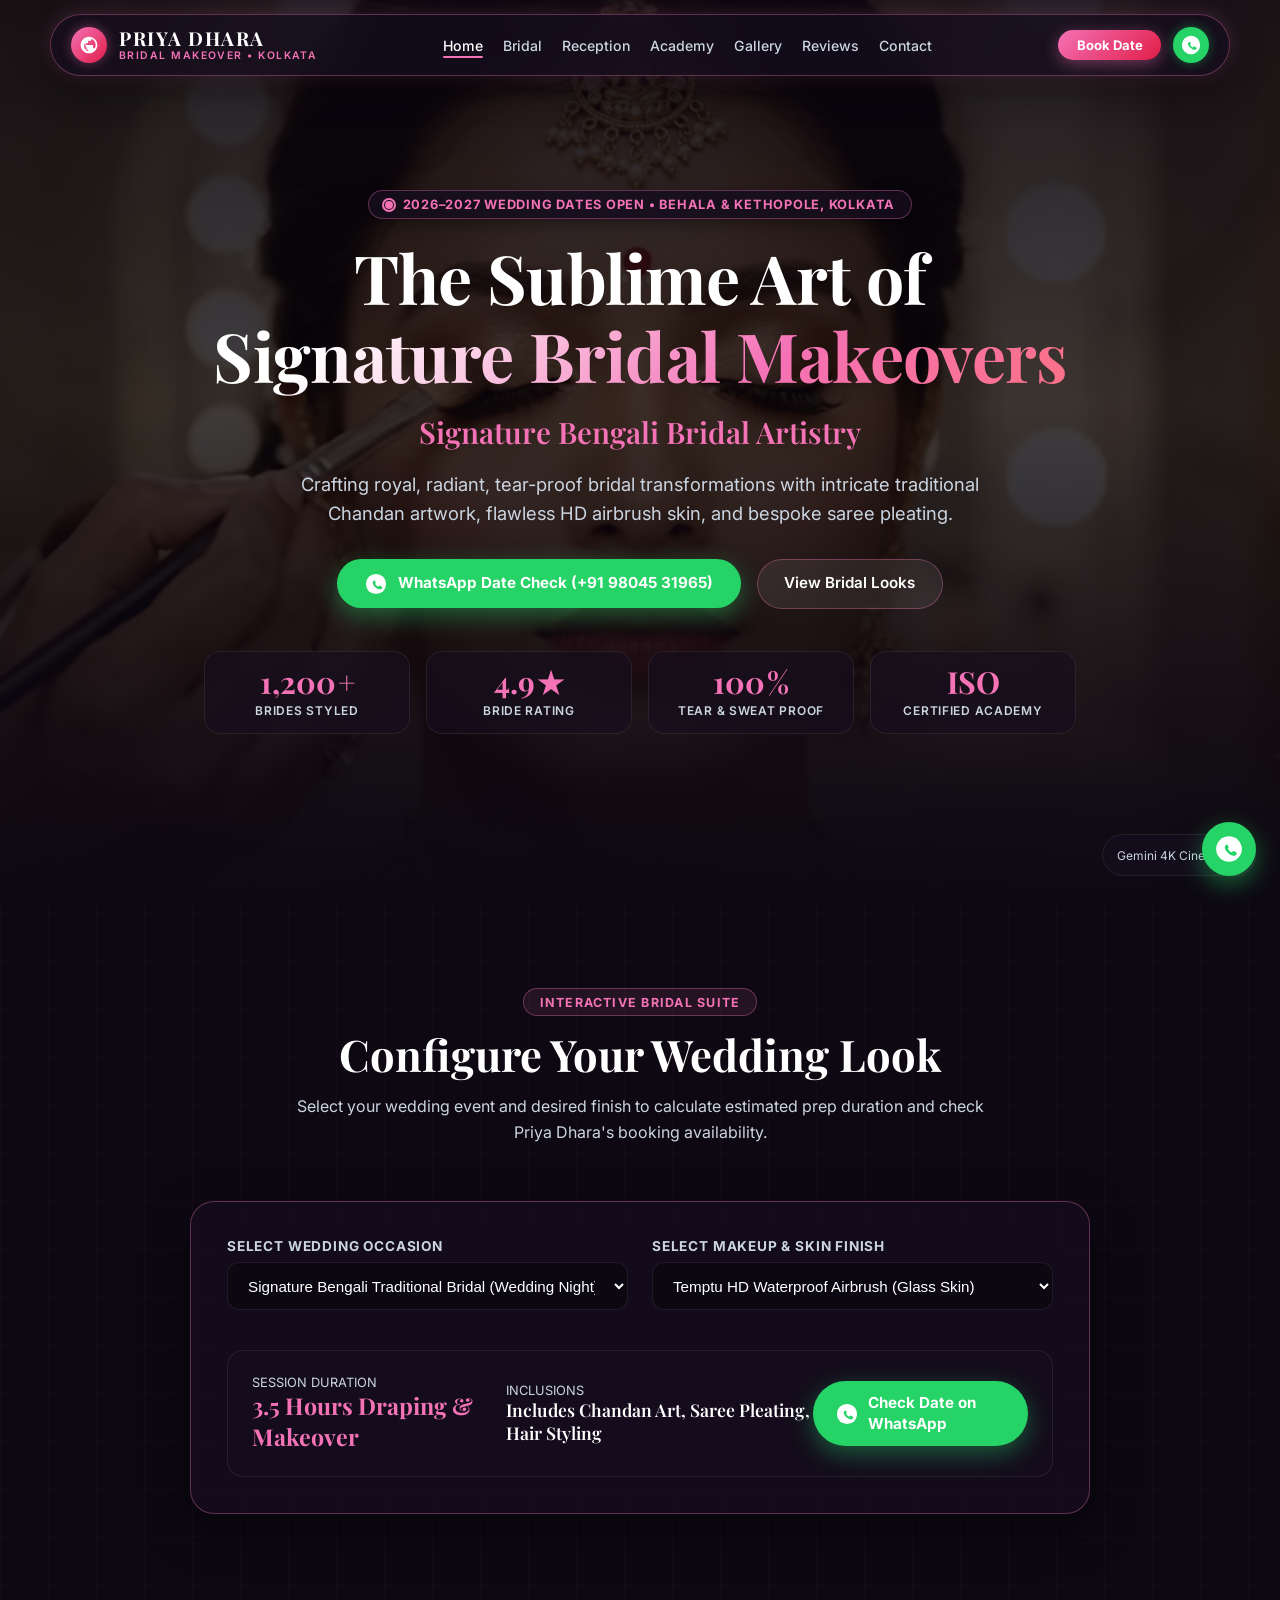
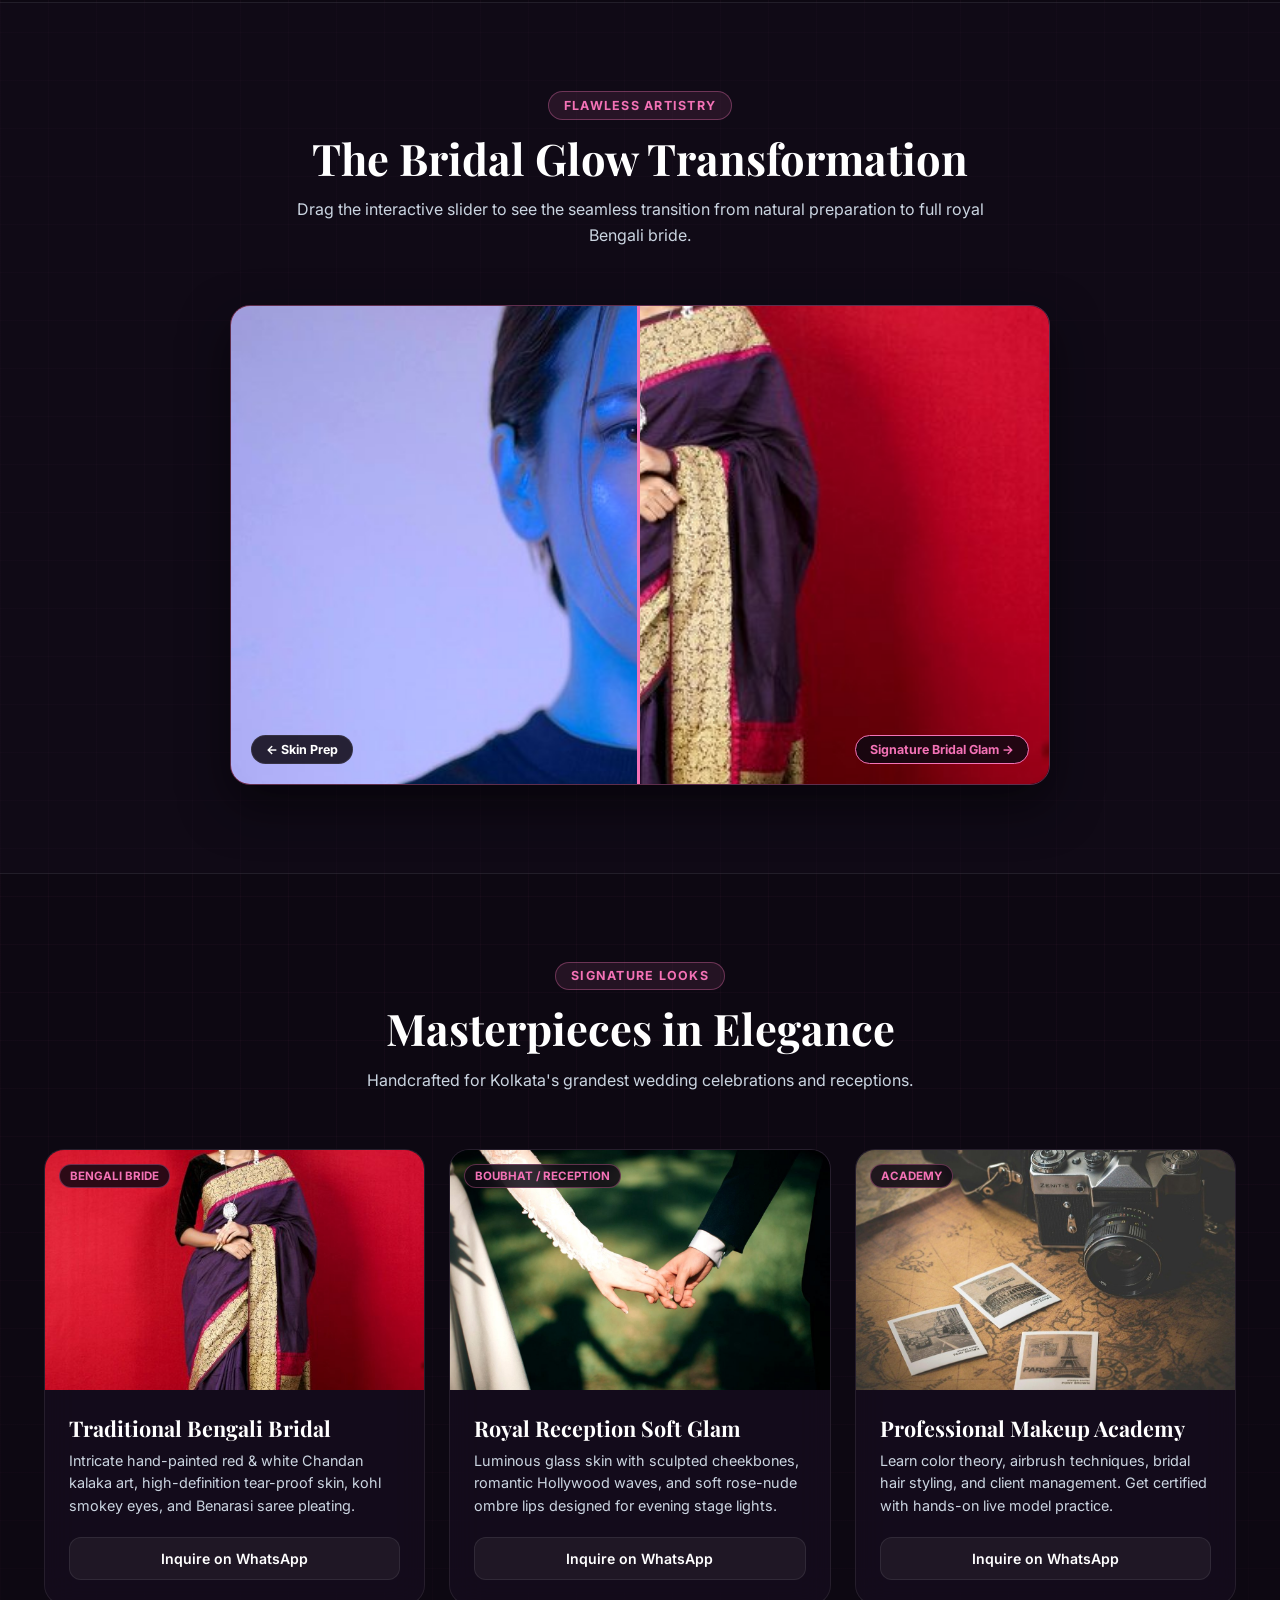
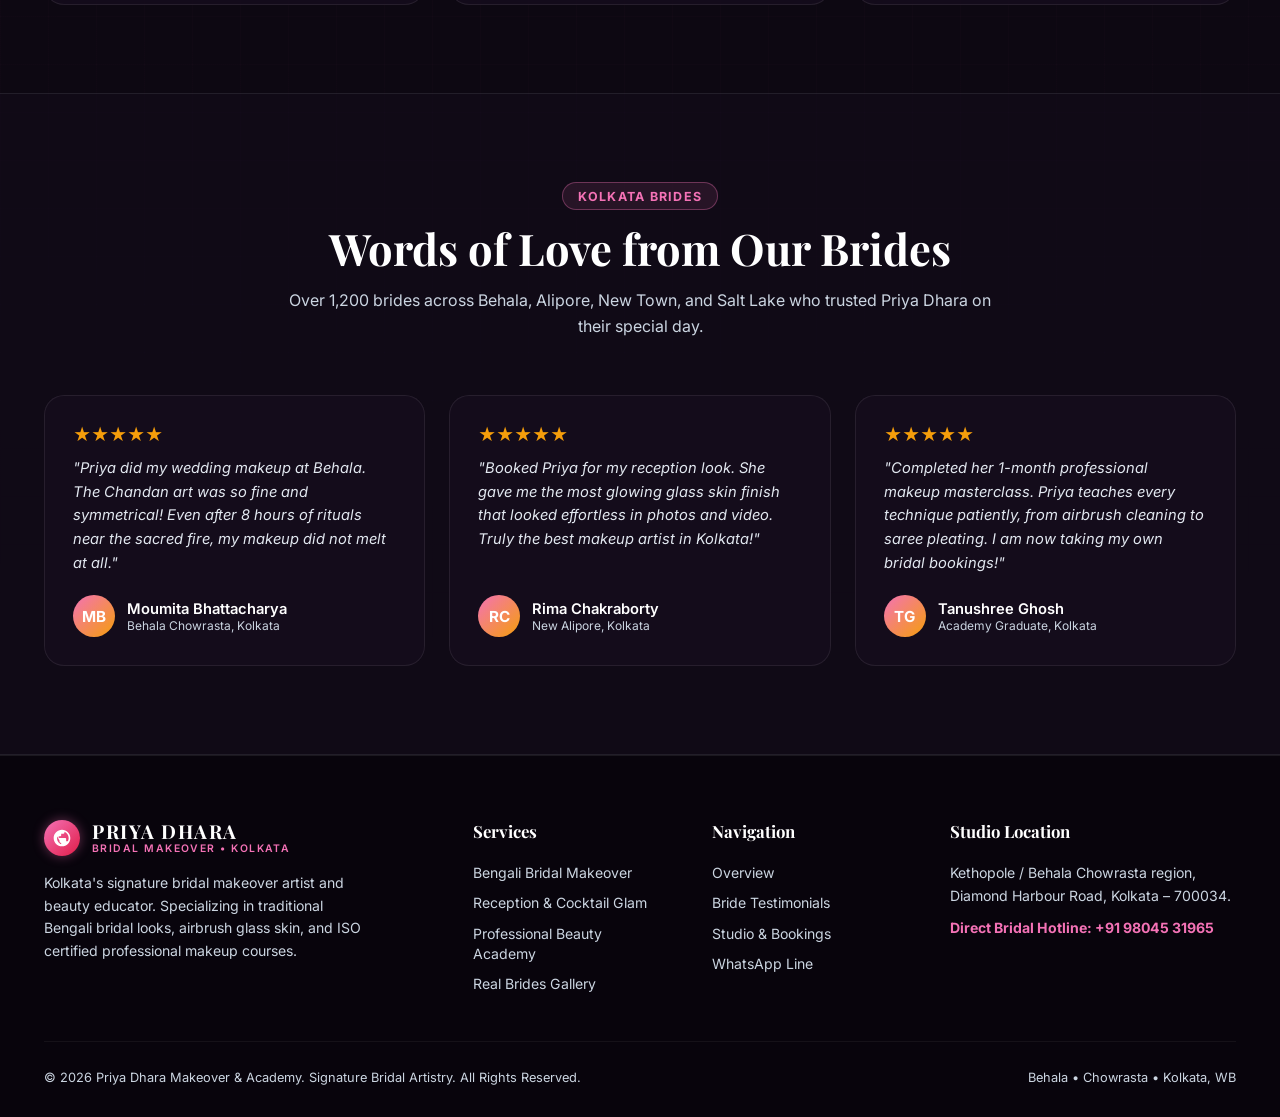
<file: index.html>
<!DOCTYPE html>
<html lang="en">
<head>
  <meta charset="UTF-8">
  <meta name="viewport" content="width=device-width, initial-scale=1.0">
  <title>Priya Dhara — Professional Bridal Makeup Artist &amp; Academy Kolkata</title>
  <meta name="description" content="Signature Bengali bridal makeovers, HD airbrush glass skin, intricate Chandan art, and professional beautician courses by Priya Dhara in Behala, Kolkata.">
  <link rel="icon" type="image/svg+xml" href="assets/images/favicon.svg">
  <link rel="apple-touch-icon" href="assets/images/apple-touch-icon.png">
  <link rel="preconnect" href="https://fonts.googleapis.com">
  <link rel="preconnect" href="https://fonts.gstatic.com" crossorigin>
  <link href="https://fonts.googleapis.com/css2?family=Playfair+Display:ital,wght@0,600;0,700;0,800;1,600&family=Inter:wght@300;400;500;600;700&display=swap" rel="stylesheet">
  <link rel="stylesheet" href="assets/css/style.css">
</head>
<body>
  <div class="ambient-glow-wrapper">
    <div class="ambient-orb orb-1"></div>
    <div class="ambient-orb orb-2"></div>
    <div class="ambient-orb orb-3"></div>
  </div>
  <div class="tech-grid-overlay"></div>

  <!-- TheDivine Floating Pill Navbar -->
  <header class="the-divine-nav">
    <a href="index.html" class="brand-wrapper">
      <div class="brand-emblem">
        <svg viewBox="0 0 24 24"><path d="M12 2C6.48 2 2 6.48 2 12s4.48 10 10 10 10-4.48 10-10S17.52 2 12 2zm1 17.93c-3.95-.49-7-3.85-7-7.93 0-.62.08-1.21.21-1.79L9 15v1c0 1.1.9 2 2 2v1.93zm6.9-2.54c-.26-.81-1-1.39-1.9-1.39h-1v-3c0-.55-.45-1-1-1H8v-2h2c.55 0 1-.45 1-1V7h2c1.1 0 2-.9 2-2v-.41c2.93 1.19 5 4.06 5 7.41 0 2.08-.8 3.97-2.1 5.39z"/></svg>
      </div>
      <div class="brand-text">
        <span class="brand-name">PRIYA DHARA</span>
        <span class="brand-sub">BRIDAL MAKEOVER &bull; KOLKATA</span>
      </div>
    </a>

    <ul class="nav-links">
      <li><a href="index.html" class="active">Home</a></li>
        <li><a href="bridal.html">Bridal</a></li>
        <li><a href="reception.html">Reception</a></li>
        <li><a href="academy.html">Academy</a></li>
        <li><a href="gallery.html">Gallery</a></li>
        <li><a href="reviews.html">Reviews</a></li>
        <li><a href="contact.html">Contact</a></li>
        
    </ul>

    <div class="nav-cta-wrapper">
      <a href="https://wa.me/919804531965?text=Hello%20Priya%20Dhara%20Studio!%20I%20would%20like%20to%20inquire%20about%20bridal%20makeup%20booking." class="btn-cta-pill">
        Book Date
      </a>
      <a href="https://wa.me/919804531965" class="btn-nav-wa" aria-label="Chat on WhatsApp">
        <svg class="wa-icon-dual" viewBox="0 0 24 24" width="20" height="20">
          <circle cx="12" cy="12" r="11" fill="#FFFFFF"/>
          <path d="M17.5 14.4c-.2-.1-1.3-.6-1.5-.7-.2-.1-.4-.1-.5.1-.2.2-.6.7-.8.9-.1.1-.3.2-.5.1-.2-.1-.9-.3-1.8-1.1-.7-.6-1.1-1.3-1.3-1.6-.1-.2 0-.4.1-.5.1-.1.2-.3.3-.4.1-.1.1-.2.2-.3.1-.1 0-.3 0-.4-.1-.1-.5-1.3-.7-1.8-.2-.5-.4-.4-.5-.4h-.5c-.2 0-.5.1-.7.3-.2.3-.9.9-.9 2.1 0 1.2.9 2.4 1 2.6.1.1 1.8 2.7 4.3 3.8.6.3 1.1.4 1.4.5.6.2 1.2.2 1.7.1.5-.1 1.5-.6 1.7-1.2.2-.6.2-1.1.1-1.2-.1-.1-.2-.2-.4-.3z" fill="#25D366"/>
        </svg>
      </a>
      <button class="hamburger-btn" id="hamburgerBtn" aria-label="Toggle Navigation">
        <svg width="22" height="22" viewBox="0 0 24 24" fill="none" stroke="currentColor" stroke-width="2"><path d="M3 12h18M3 6h18M3 18h18"/></svg>
      </button>
    </div>
  </header>

  <!-- Mobile Drawer -->
  <div class="mobile-nav-drawer" id="mobileDrawer">
    <ul class="mobile-drawer-links">
      <li><a href="index.html" class="active">Home</a></li>
        <li><a href="bridal.html">Bridal</a></li>
        <li><a href="reception.html">Reception</a></li>
        <li><a href="academy.html">Academy</a></li>
        <li><a href="gallery.html">Gallery</a></li>
        <li><a href="reviews.html">Reviews</a></li>
        <li><a href="contact.html">Contact</a></li>
        
    </ul>
    <a href="https://wa.me/919804531965?text=Hello%20Priya%20Dhara!%20I%20would%20like%20to%20check%20wedding%20dates." class="btn-hero-primary" style="margin-top: 1rem;">
      <svg class="wa-icon-dual" viewBox="0 0 24 24">
        <circle cx="12" cy="12" r="11" fill="#FFFFFF"/>
        <path d="M17.5 14.4c-.2-.1-1.3-.6-1.5-.7-.2-.1-.4-.1-.5.1-.2.2-.6.7-.8.9-.1.1-.3.2-.5.1-.2-.1-.9-.3-1.8-1.1-.7-.6-1.1-1.3-1.3-1.6-.1-.2 0-.4.1-.5.1-.1.2-.3.3-.4.1-.1.1-.2.2-.3.1-.1 0-.3 0-.4-.1-.1-.5-1.3-.7-1.8-.2-.5-.4-.4-.5-.4h-.5c-.2 0-.5.1-.7.3-.2.3-.9.9-.9 2.1 0 1.2.9 2.4 1 2.6.1.1 1.8 2.7 4.3 3.8.6.3 1.1.4 1.4.5.6.2 1.2.2 1.7.1.5-.1 1.5-.6 1.7-1.2.2-.6.2-1.1.1-1.2-.1-.1-.2-.2-.4-.3z" fill="#25D366"/>
      </svg>
      <span>Instant WhatsApp Date Check</span>
    </a>
  </div>

  <!-- Hero Section with 16:9 Video & Fold-Proof Telemetry -->
  <section class="hero-section">
    <div class="hero-video-container">
      <video id="heroVideo" class="hero-video" autoplay loop muted playsinline poster="assets/images/hero-poster.jpg">
        <source src="assets/videos/hero.mp4" type="video/mp4">
      </video>
      <div class="hero-gradient-overlay"></div>
    </div>

    <div class="container hero-content">
      <div class="hero-badge">
        <span class="live-beacon"></span>
        <span>2026&ndash;2027 WEDDING DATES OPEN &bull; BEHALA &amp; KETHOPOLE, KOLKATA</span>
      </div>

      <h1 class="hero-title">
        The Sublime Art of <br><span class="gradient-text">Signature Bridal Makeovers</span>
      </h1>

      <div class="hero-typewriter-container">
        <span id="heroTypewriter"></span>
      </div>

      <p class="hero-lead">
        Crafting royal, radiant, tear-proof bridal transformations with intricate traditional Chandan artwork, flawless HD airbrush skin, and bespoke saree pleating.
      </p>

      <div class="hero-cta-group">
        <a href="https://wa.me/919804531965?text=Hello%20Priya%20Dhara!%20I%20would%20like%20to%20check%20availability%20for%20my%20wedding%20date." class="btn-hero-primary">
          <svg class="wa-icon-dual" viewBox="0 0 24 24">
            <circle cx="12" cy="12" r="11" fill="#FFFFFF"/>
            <path d="M17.5 14.4c-.2-.1-1.3-.6-1.5-.7-.2-.1-.4-.1-.5.1-.2.2-.6.7-.8.9-.1.1-.3.2-.5.1-.2-.1-.9-.3-1.8-1.1-.7-.6-1.1-1.3-1.3-1.6-.1-.2 0-.4.1-.5.1-.1.2-.3.3-.4.1-.1.1-.2.2-.3.1-.1 0-.3 0-.4-.1-.1-.5-1.3-.7-1.8-.2-.5-.4-.4-.5-.4h-.5c-.2 0-.5.1-.7.3-.2.3-.9.9-.9 2.1 0 1.2.9 2.4 1 2.6.1.1 1.8 2.7 4.3 3.8.6.3 1.1.4 1.4.5.6.2 1.2.2 1.7.1.5-.1 1.5-.6 1.7-1.2.2-.6.2-1.1.1-1.2-.1-.1-.2-.2-.4-.3z" fill="#25D366"/>
          </svg>
          <span>WhatsApp Date Check (+91 98045 31965)</span>
        </a>
        <a href="bridal.html" class="btn-hero-secondary">
          <span>View Bridal Looks</span>
        </a>
      </div>

      <!-- Telemetry Stats Grid (Guaranteed Above 844px Fold) -->
      <div class="hero-telemetry-grid">
        <div class="hero-stat-card">
          <div class="stat-number">1,200<span>+</span></div>
          <div class="stat-label">Brides Styled</div>
        </div>
        <div class="hero-stat-card">
          <div class="stat-number">4.9<span>★</span></div>
          <div class="stat-label">Bride Rating</div>
        </div>
        <div class="hero-stat-card">
          <div class="stat-number">100<span>%</span></div>
          <div class="stat-label">Tear &amp; Sweat Proof</div>
        </div>
        <div class="hero-stat-card">
          <div class="stat-number">ISO</div>
          <div class="stat-label">Certified Academy</div>
        </div>
      </div>
    </div>

    <!-- Video Play/Pause -->
    <div class="video-control-pill">
      <span>Gemini 4K Cine</span>
      <button class="video-control-btn" id="vidToggle" aria-label="Toggle Video">
        <svg width="18" height="18" fill="currentColor" viewBox="0 0 24 24"><path d="M6 19h4V5H6v14zm8-14v14h4V5h-4z"/></svg>
      </button>
    </div>
  </section>

  <!-- Interactive Bridal Package & Date Estimator -->
  <section class="section">
    <div class="container">
      <div class="section-header">
        <span class="section-pill">Interactive Bridal Suite</span>
        <h2 class="section-title">Configure Your Wedding Look</h2>
        <p class="section-desc">Select your wedding event and desired finish to calculate estimated prep duration and check Priya Dhara's booking availability.</p>
      </div>

      <div class="estimator-card">
        <div class="estimator-grid">
          <div class="estimator-group">
            <label for="bridalPackage">Select Wedding Occasion</label>
            <select id="bridalPackage" class="estimator-select">
              <option value="Signature Bengali Traditional Bridal">Signature Bengali Traditional Bridal (Wedding Night)</option>
              <option value="Royal Reception Soft Glam &amp; Waves">Royal Reception Soft Glam &amp; Waves</option>
              <option value="Complete 3-Day Wedding Package (Haldi + Biyé + Boubhat)">Complete 3-Day Wedding Package (Haldi + Biyé + Boubhat)</option>
              <option value="Professional Makeup Academy Certification">Professional Makeup Academy Certification (1 Month)</option>
            </select>
          </div>

          <div class="estimator-group">
            <label for="skinFinish">Select Makeup &amp; Skin Finish</label>
            <select id="skinFinish" class="estimator-select">
              <option value="Temptu HD Waterproof Airbrush (Glass Skin)">Temptu HD Waterproof Airbrush (Glass Skin)</option>
              <option value="Ultra-HD Luminous Dewy Finish">Ultra-HD Luminous Dewy Finish</option>
              <option value="Classical Velvet Matte Full-Coverage">Classical Velvet Matte Full-Coverage</option>
            </select>
          </div>

          <div class="estimator-output-panel">
            <div>
              <div style="font-size: 0.8rem; color: var(--text-muted); text-transform: uppercase;">Session Duration</div>
              <div id="estTime" style="font-family: var(--font-serif); font-size: 1.45rem; font-weight: 700; color: var(--rose-gold);">3.5 Hours Draping &amp; Makeover</div>
            </div>
            <div>
              <div style="font-size: 0.8rem; color: var(--text-muted); text-transform: uppercase;">Inclusions</div>
              <div id="estInclusions" style="font-family: var(--font-serif); font-size: 1.1rem; font-weight: 600; color: #FFFFFF;">Includes Chandan Art, Saree Pleating, Hair Styling</div>
            </div>
            <a href="#" id="bridalWaBtn" class="btn-hero-primary" style="padding: 0.75rem 1.4rem;">
              <svg class="wa-icon-dual" viewBox="0 0 24 24">
                <circle cx="12" cy="12" r="11" fill="#FFFFFF"/>
                <path d="M17.5 14.4c-.2-.1-1.3-.6-1.5-.7-.2-.1-.4-.1-.5.1-.2.2-.6.7-.8.9-.1.1-.3.2-.5.1-.2-.1-.9-.3-1.8-1.1-.7-.6-1.1-1.3-1.3-1.6-.1-.2 0-.4.1-.5.1-.1.2-.3.3-.4.1-.1.1-.2.2-.3.1-.1 0-.3 0-.4-.1-.1-.5-1.3-.7-1.8-.2-.5-.4-.4-.5-.4h-.5c-.2 0-.5.1-.7.3-.2.3-.9.9-.9 2.1 0 1.2.9 2.4 1 2.6.1.1 1.8 2.7 4.3 3.8.6.3 1.1.4 1.4.5.6.2 1.2.2 1.7.1.5-.1 1.5-.6 1.7-1.2.2-.6.2-1.1.1-1.2-.1-.1-.2-.2-.4-.3z" fill="#25D366"/>
              </svg>
              <span>Check Date on WhatsApp</span>
            </a>
          </div>
        </div>
      </div>
    </div>
  </section>

  <!-- Before & After Transformation Slider -->
  <section class="section-alt">
    <div class="container">
      <div class="section-header">
        <span class="section-pill">Flawless Artistry</span>
        <h2 class="section-title">The Bridal Glow Transformation</h2>
        <p class="section-desc">Drag the interactive slider to see the seamless transition from natural preparation to full royal Bengali bride.</p>
      </div>

      <div class="ba-slider-container">
        <!-- After image (base) -->
        <img src="assets/images/bengali_bridal_signature.jpg" alt="Signature Bengali Bridal Look" class="ba-image">
        <!-- Before image (overlay) -->
        <div class="ba-overlay" id="baOverlay">
          <img src="assets/images/airbrush_hd_finish.jpg" alt="Natural Skin Prep">
        </div>
        <input type="range" min="0" max="100" value="50" class="ba-range" id="baRange" aria-label="Transformation slider">
        <div class="ba-badge ba-badge-before">&larr; Skin Prep</div>
        <div class="ba-badge ba-badge-after">Signature Bridal Glam &rarr;</div>
      </div>
    </div>
  </section>

  <!-- Signature Collections Bento Grid -->
  <section class="section">
    <div class="container">
      <div class="section-header">
        <span class="section-pill">Signature Looks</span>
        <h2 class="section-title">Masterpieces in Elegance</h2>
        <p class="section-desc">Handcrafted for Kolkata's grandest wedding celebrations and receptions.</p>
      </div>

      <div class="bento-grid">
        <div class="bento-card">
          <div class="card-media">
            <img src="assets/images/bengali_bridal_signature.jpg" alt="Traditional Bengali Bridal" loading="lazy">
            <span class="card-tag">Bengali Bride</span>
          </div>
          <div class="card-body">
            <h3 class="card-title">Traditional Bengali Bridal</h3>
            <p class="card-text">Intricate hand-painted red &amp; white Chandan kalaka art, high-definition tear-proof skin, kohl smokey eyes, and Benarasi saree pleating.</p>
            <a href="https://wa.me/919804531965?text=Inquiry%20about%20Traditional%20Bengali%20Bridal" class="btn-card-inquire">Inquire on WhatsApp</a>
          </div>
        </div>

        <div class="bento-card">
          <div class="card-media">
            <img src="assets/images/reception_glam_portrait.jpg" alt="Reception Glam" loading="lazy">
            <span class="card-tag">Boubhat / Reception</span>
          </div>
          <div class="card-body">
            <h3 class="card-title">Royal Reception Soft Glam</h3>
            <p class="card-text">Luminous glass skin with sculpted cheekbones, romantic Hollywood waves, and soft rose-nude ombre lips designed for evening stage lights.</p>
            <a href="https://wa.me/919804531965?text=Inquiry%20about%20Reception%20Soft%20Glam" class="btn-card-inquire">Inquire on WhatsApp</a>
          </div>
        </div>

        <div class="bento-card">
          <div class="card-media">
            <img src="assets/images/academy_masterclass_training.jpg" alt="Beauty Academy" loading="lazy">
            <span class="card-tag">Academy</span>
          </div>
          <div class="card-body">
            <h3 class="card-title">Professional Makeup Academy</h3>
            <p class="card-text">Learn color theory, airbrush techniques, bridal hair styling, and client management. Get certified with hands-on live model practice.</p>
            <a href="https://wa.me/919804531965?text=Inquiry%20about%20Academy%20Course%20Admission" class="btn-card-inquire">Inquire on WhatsApp</a>
          </div>
        </div>
      </div>
    </div>
  </section>

  <!-- Bride Reviews -->
  <section class="section-alt">
    <div class="container">
      <div class="section-header">
        <span class="section-pill">Kolkata Brides</span>
        <h2 class="section-title">Words of Love from Our Brides</h2>
        <p class="section-desc">Over 1,200 brides across Behala, Alipore, New Town, and Salt Lake who trusted Priya Dhara on their special day.</p>
      </div>

      <div class="reviews-grid">
        <div class="review-card">
          <div>
            <div class="review-stars">&#9733;&#9733;&#9733;&#9733;&#9733;</div>
            <p class="review-quote">"Priya did my wedding makeup at Behala. The Chandan art was so fine and symmetrical! Even after 8 hours of rituals near the sacred fire, my makeup did not melt at all."</p>
          </div>
          <div class="reviewer-meta">
            <div class="reviewer-avatar">MB</div>
            <div>
              <div class="reviewer-name">Moumita Bhattacharya</div>
              <div class="reviewer-loc">Behala Chowrasta, Kolkata</div>
            </div>
          </div>
        </div>

        <div class="review-card">
          <div>
            <div class="review-stars">&#9733;&#9733;&#9733;&#9733;&#9733;</div>
            <p class="review-quote">"Booked Priya for my reception look. She gave me the most glowing glass skin finish that looked effortless in photos and video. Truly the best makeup artist in Kolkata!"</p>
          </div>
          <div class="reviewer-meta">
            <div class="reviewer-avatar">RC</div>
            <div>
              <div class="reviewer-name">Rima Chakraborty</div>
              <div class="reviewer-loc">New Alipore, Kolkata</div>
            </div>
          </div>
        </div>

        <div class="review-card">
          <div>
            <div class="review-stars">&#9733;&#9733;&#9733;&#9733;&#9733;</div>
            <p class="review-quote">"Completed her 1-month professional makeup masterclass. Priya teaches every technique patiently, from airbrush cleaning to saree pleating. I am now taking my own bridal bookings!"</p>
          </div>
          <div class="reviewer-meta">
            <div class="reviewer-avatar">TG</div>
            <div>
              <div class="reviewer-name">Tanushree Ghosh</div>
              <div class="reviewer-loc">Academy Graduate, Kolkata</div>
            </div>
          </div>
        </div>
      </div>
    </div>
  </section>

  <!-- Footer -->
  <footer class="site-footer">
    <div class="container">
      <div class="footer-grid">
        <div class="footer-brand">
          <div class="brand-wrapper">
            <div class="brand-emblem">
              <svg viewBox="0 0 24 24"><path d="M12 2C6.48 2 2 6.48 2 12s4.48 10 10 10 10-4.48 10-10S17.52 2 12 2zm1 17.93c-3.95-.49-7-3.85-7-7.93 0-.62.08-1.21.21-1.79L9 15v1c0 1.1.9 2 2 2v1.93zm6.9-2.54c-.26-.81-1-1.39-1.9-1.39h-1v-3c0-.55-.45-1-1-1H8v-2h2c.55 0 1-.45 1-1V7h2c1.1 0 2-.9 2-2v-.41c2.93 1.19 5 4.06 5 7.41 0 2.08-.8 3.97-2.1 5.39z"/></svg>
            </div>
            <div class="brand-text">
              <span class="brand-name">PRIYA DHARA</span>
              <span class="brand-sub">BRIDAL MAKEOVER &bull; KOLKATA</span>
            </div>
          </div>
          <p>Kolkata's signature bridal makeover artist and beauty educator. Specializing in traditional Bengali bridal looks, airbrush glass skin, and ISO certified professional makeup courses.</p>
        </div>
        <div>
          <h4 class="footer-heading">Services</h4>
          <ul class="footer-links">
            <li><a href="bridal.html">Bengali Bridal Makeover</a></li>
            <li><a href="reception.html">Reception &amp; Cocktail Glam</a></li>
            <li><a href="academy.html">Professional Beauty Academy</a></li>
            <li><a href="gallery.html">Real Brides Gallery</a></li>
          </ul>
        </div>
        <div>
          <h4 class="footer-heading">Navigation</h4>
          <ul class="footer-links">
            <li><a href="index.html">Overview</a></li>
            <li><a href="reviews.html">Bride Testimonials</a></li>
            <li><a href="contact.html">Studio &amp; Bookings</a></li>
            <li><a href="https://wa.me/919804531965">WhatsApp Line</a></li>
          </ul>
        </div>
        <div>
          <h4 class="footer-heading">Studio Location</h4>
          <p style="color: var(--text-muted); font-size: 0.88rem; line-height: 1.6; margin-bottom: 0.75rem;">
            Kethopole / Behala Chowrasta region, Diamond Harbour Road, Kolkata &ndash; 700034.
          </p>
          <p style="color: var(--rose-gold); font-size: 0.88rem; font-weight: 700;">
            Direct Bridal Hotline: +91 98045 31965
          </p>
        </div>
      </div>
      <div class="footer-bottom">
        <div>&copy; 2026 Priya Dhara Makeover &amp; Academy. Signature Bridal Artistry. All Rights Reserved.</div>
        <div>Behala &bull; Chowrasta &bull; Kolkata, WB</div>
      </div>
    </div>
  </footer>

  <!-- Floating WhatsApp Action Pill -->
  <a href="https://wa.me/919804531965?text=Hello%20Priya%20Dhara!%20I%20would%20like%20to%20inquire%20about%20bridal%20makeup." class="floating-wa-btn" aria-label="WhatsApp Priya Dhara">
    <svg class="wa-icon-dual" viewBox="0 0 24 24" width="28" height="28">
      <circle cx="12" cy="12" r="11" fill="#FFFFFF"/>
      <path d="M17.5 14.4c-.2-.1-1.3-.6-1.5-.7-.2-.1-.4-.1-.5.1-.2.2-.6.7-.8.9-.1.1-.3.2-.5.1-.2-.1-.9-.3-1.8-1.1-.7-.6-1.1-1.3-1.3-1.6-.1-.2 0-.4.1-.5.1-.1.2-.3.3-.4.1-.1.1-.2.2-.3.1-.1 0-.3 0-.4-.1-.1-.5-1.3-.7-1.8-.2-.5-.4-.4-.5-.4h-.5c-.2 0-.5.1-.7.3-.2.3-.9.9-.9 2.1 0 1.2.9 2.4 1 2.6.1.1 1.8 2.7 4.3 3.8.6.3 1.1.4 1.4.5.6.2 1.2.2 1.7.1.5-.1 1.5-.6 1.7-1.2.2-.6.2-1.1.1-1.2-.1-.1-.2-.2-.4-.3z" fill="#25D366"/>
    </svg>
  </a>

  <script src="assets/js/main.js"></script>
</body>
</html>
</file>
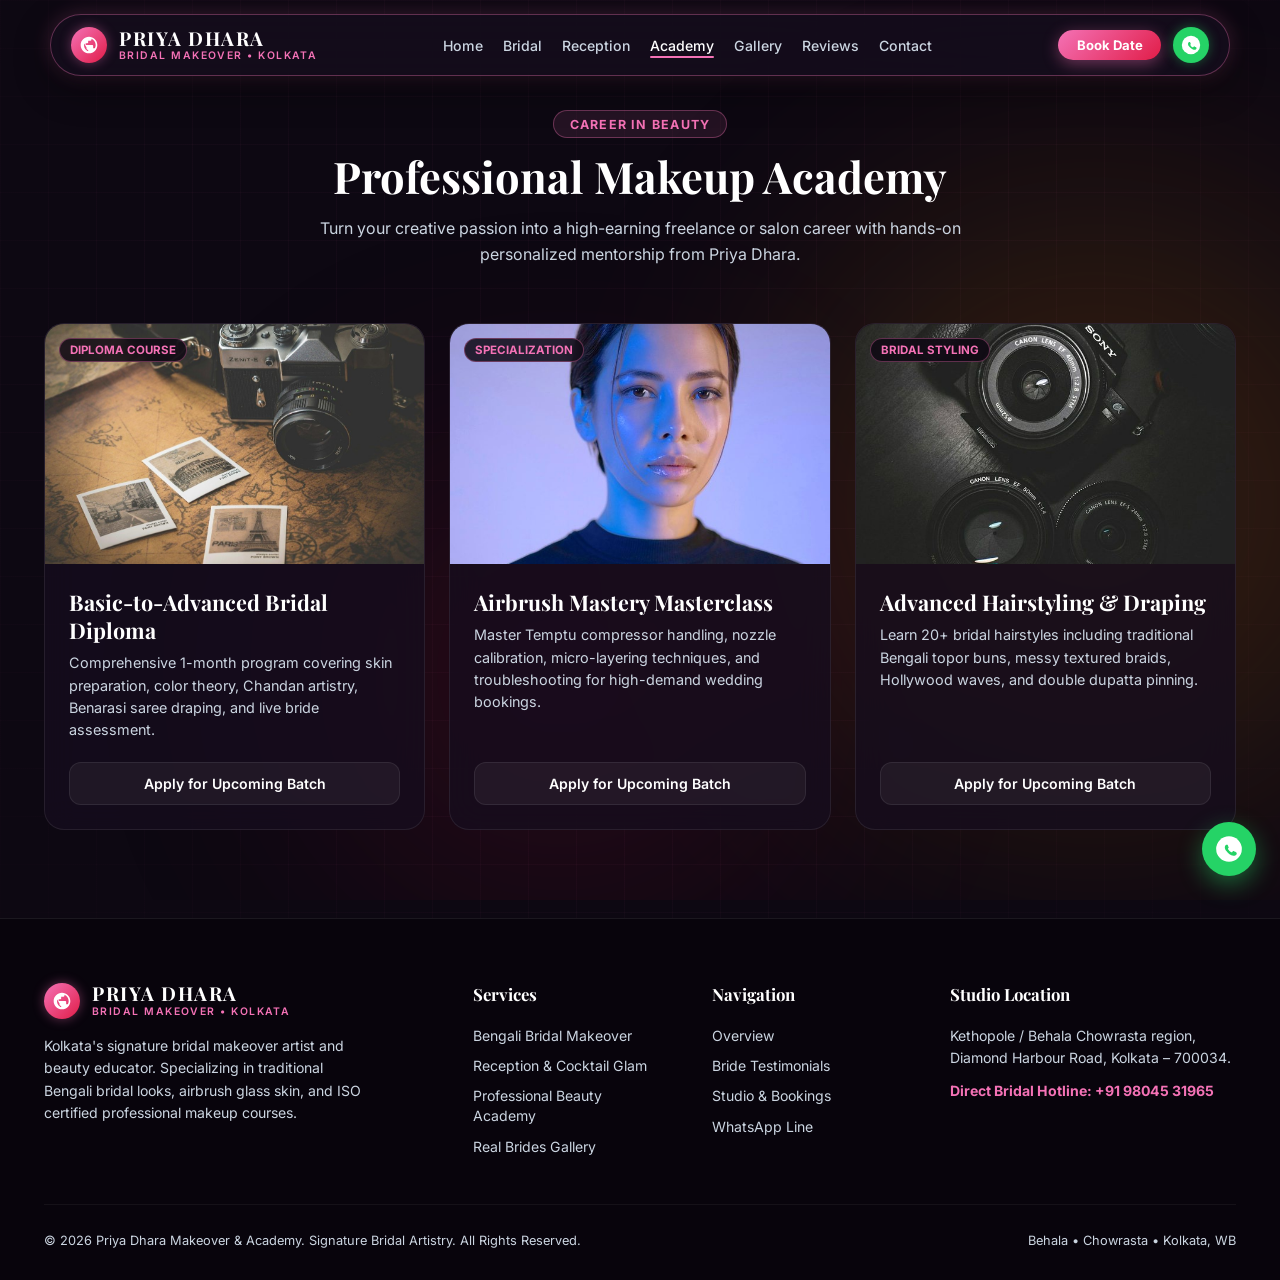
<file: academy.html>
<!DOCTYPE html>
<html lang="en">
<head>
  <meta charset="UTF-8">
  <meta name="viewport" content="width=device-width, initial-scale=1.0">
  <title>Professional Beauty Academy &amp; Courses — Priya Dhara Kolkata</title>
  <meta name="description" content="Enroll in ISO certified professional bridal makeup courses, airbrush masterclasses, and hair styling training by Priya Dhara in Behala, Kolkata.">
  <link rel="icon" type="image/svg+xml" href="assets/images/favicon.svg">
  <link rel="stylesheet" href="assets/css/style.css">
  <link href="https://fonts.googleapis.com/css2?family=Playfair+Display:ital,wght@0,600;0,700;0,800;1,600&family=Inter:wght@300;400;500;600;700&display=swap" rel="stylesheet">
</head>
<body>
  <div class="ambient-glow-wrapper">
    <div class="ambient-orb orb-2"></div>
    <div class="ambient-orb orb-3"></div>
  </div>
  <div class="tech-grid-overlay"></div>

  <!-- TheDivine Floating Pill Navbar -->
  <header class="the-divine-nav">
    <a href="index.html" class="brand-wrapper">
      <div class="brand-emblem">
        <svg viewBox="0 0 24 24"><path d="M12 2C6.48 2 2 6.48 2 12s4.48 10 10 10 10-4.48 10-10S17.52 2 12 2zm1 17.93c-3.95-.49-7-3.85-7-7.93 0-.62.08-1.21.21-1.79L9 15v1c0 1.1.9 2 2 2v1.93zm6.9-2.54c-.26-.81-1-1.39-1.9-1.39h-1v-3c0-.55-.45-1-1-1H8v-2h2c.55 0 1-.45 1-1V7h2c1.1 0 2-.9 2-2v-.41c2.93 1.19 5 4.06 5 7.41 0 2.08-.8 3.97-2.1 5.39z"/></svg>
      </div>
      <div class="brand-text">
        <span class="brand-name">PRIYA DHARA</span>
        <span class="brand-sub">BRIDAL MAKEOVER &bull; KOLKATA</span>
      </div>
    </a>

    <ul class="nav-links">
      <li><a href="index.html">Home</a></li>
        <li><a href="bridal.html">Bridal</a></li>
        <li><a href="reception.html">Reception</a></li>
        <li><a href="academy.html" class="active">Academy</a></li>
        <li><a href="gallery.html">Gallery</a></li>
        <li><a href="reviews.html">Reviews</a></li>
        <li><a href="contact.html">Contact</a></li>
        
    </ul>

    <div class="nav-cta-wrapper">
      <a href="https://wa.me/919804531965?text=Hello%20Priya%20Dhara%20Studio!%20I%20would%20like%20to%20inquire%20about%20bridal%20makeup%20booking." class="btn-cta-pill">
        Book Date
      </a>
      <a href="https://wa.me/919804531965" class="btn-nav-wa" aria-label="Chat on WhatsApp">
        <svg class="wa-icon-dual" viewBox="0 0 24 24" width="20" height="20">
          <circle cx="12" cy="12" r="11" fill="#FFFFFF"/>
          <path d="M17.5 14.4c-.2-.1-1.3-.6-1.5-.7-.2-.1-.4-.1-.5.1-.2.2-.6.7-.8.9-.1.1-.3.2-.5.1-.2-.1-.9-.3-1.8-1.1-.7-.6-1.1-1.3-1.3-1.6-.1-.2 0-.4.1-.5.1-.1.2-.3.3-.4.1-.1.1-.2.2-.3.1-.1 0-.3 0-.4-.1-.1-.5-1.3-.7-1.8-.2-.5-.4-.4-.5-.4h-.5c-.2 0-.5.1-.7.3-.2.3-.9.9-.9 2.1 0 1.2.9 2.4 1 2.6.1.1 1.8 2.7 4.3 3.8.6.3 1.1.4 1.4.5.6.2 1.2.2 1.7.1.5-.1 1.5-.6 1.7-1.2.2-.6.2-1.1.1-1.2-.1-.1-.2-.2-.4-.3z" fill="#25D366"/>
        </svg>
      </a>
      <button class="hamburger-btn" id="hamburgerBtn" aria-label="Toggle Navigation">
        <svg width="22" height="22" viewBox="0 0 24 24" fill="none" stroke="currentColor" stroke-width="2"><path d="M3 12h18M3 6h18M3 18h18"/></svg>
      </button>
    </div>
  </header>

  <!-- Mobile Drawer -->
  <div class="mobile-nav-drawer" id="mobileDrawer">
    <ul class="mobile-drawer-links">
      <li><a href="index.html">Home</a></li>
        <li><a href="bridal.html">Bridal</a></li>
        <li><a href="reception.html">Reception</a></li>
        <li><a href="academy.html" class="active">Academy</a></li>
        <li><a href="gallery.html">Gallery</a></li>
        <li><a href="reviews.html">Reviews</a></li>
        <li><a href="contact.html">Contact</a></li>
        
    </ul>
    <a href="https://wa.me/919804531965?text=Hello%20Priya%20Dhara!%20I%20would%20like%20to%20check%20wedding%20dates." class="btn-hero-primary" style="margin-top: 1rem;">
      <svg class="wa-icon-dual" viewBox="0 0 24 24">
        <circle cx="12" cy="12" r="11" fill="#FFFFFF"/>
        <path d="M17.5 14.4c-.2-.1-1.3-.6-1.5-.7-.2-.1-.4-.1-.5.1-.2.2-.6.7-.8.9-.1.1-.3.2-.5.1-.2-.1-.9-.3-1.8-1.1-.7-.6-1.1-1.3-1.3-1.6-.1-.2 0-.4.1-.5.1-.1.2-.3.3-.4.1-.1.1-.2.2-.3.1-.1 0-.3 0-.4-.1-.1-.5-1.3-.7-1.8-.2-.5-.4-.4-.5-.4h-.5c-.2 0-.5.1-.7.3-.2.3-.9.9-.9 2.1 0 1.2.9 2.4 1 2.6.1.1 1.8 2.7 4.3 3.8.6.3 1.1.4 1.4.5.6.2 1.2.2 1.7.1.5-.1 1.5-.6 1.7-1.2.2-.6.2-1.1.1-1.2-.1-.1-.2-.2-.4-.3z" fill="#25D366"/>
      </svg>
      <span>Instant WhatsApp Date Check</span>
    </a>
  </div>

  <section class="section" style="padding-top: 110px;">
    <div class="container">
      <div class="section-header">
        <span class="section-pill">Career in Beauty</span>
        <h1 class="section-title">Professional Makeup Academy</h1>
        <p class="section-desc">Turn your creative passion into a high-earning freelance or salon career with hands-on personalized mentorship from Priya Dhara.</p>
      </div>

      <div class="bento-grid">
        <div class="bento-card">
          <div class="card-media">
            <img src="assets/images/academy_masterclass_training.jpg" alt="Complete Masterclass">
            <span class="card-tag">Diploma Course</span>
          </div>
          <div class="card-body">
            <h3 class="card-title">Basic-to-Advanced Bridal Diploma</h3>
            <p class="card-text">Comprehensive 1-month program covering skin preparation, color theory, Chandan artistry, Benarasi saree draping, and live bride assessment.</p>
            <a href="https://wa.me/919804531965?text=Bridal%20Diploma%20Course%20Admission" class="btn-card-inquire">Apply for Upcoming Batch</a>
          </div>
        </div>

        <div class="bento-card">
          <div class="card-media">
            <img src="assets/images/airbrush_hd_finish.jpg" alt="Airbrush Certification">
            <span class="card-tag">Specialization</span>
          </div>
          <div class="card-body">
            <h3 class="card-title">Airbrush Mastery Masterclass</h3>
            <p class="card-text">Master Temptu compressor handling, nozzle calibration, micro-layering techniques, and troubleshooting for high-demand wedding bookings.</p>
            <a href="https://wa.me/919804531965?text=Airbrush%20Mastery%20Course%20Admission" class="btn-card-inquire">Apply for Upcoming Batch</a>
          </div>
        </div>

        <div class="bento-card">
          <div class="card-media">
            <img src="assets/images/bridal_jewellery_styling.jpg" alt="Hair Styling and Draping">
            <span class="card-tag">Bridal Styling</span>
          </div>
          <div class="card-body">
            <h3 class="card-title">Advanced Hairstyling &amp; Draping</h3>
            <p class="card-text">Learn 20+ bridal hairstyles including traditional Bengali topor buns, messy textured braids, Hollywood waves, and double dupatta pinning.</p>
            <a href="https://wa.me/919804531965?text=Hairstyling%20Course%20Admission" class="btn-card-inquire">Apply for Upcoming Batch</a>
          </div>
        </div>
      </div>
    </div>
  </section>

  <!-- Footer -->
  <footer class="site-footer">
    <div class="container">
      <div class="footer-grid">
        <div class="footer-brand">
          <div class="brand-wrapper">
            <div class="brand-emblem">
              <svg viewBox="0 0 24 24"><path d="M12 2C6.48 2 2 6.48 2 12s4.48 10 10 10 10-4.48 10-10S17.52 2 12 2zm1 17.93c-3.95-.49-7-3.85-7-7.93 0-.62.08-1.21.21-1.79L9 15v1c0 1.1.9 2 2 2v1.93zm6.9-2.54c-.26-.81-1-1.39-1.9-1.39h-1v-3c0-.55-.45-1-1-1H8v-2h2c.55 0 1-.45 1-1V7h2c1.1 0 2-.9 2-2v-.41c2.93 1.19 5 4.06 5 7.41 0 2.08-.8 3.97-2.1 5.39z"/></svg>
            </div>
            <div class="brand-text">
              <span class="brand-name">PRIYA DHARA</span>
              <span class="brand-sub">BRIDAL MAKEOVER &bull; KOLKATA</span>
            </div>
          </div>
          <p>Kolkata's signature bridal makeover artist and beauty educator. Specializing in traditional Bengali bridal looks, airbrush glass skin, and ISO certified professional makeup courses.</p>
        </div>
        <div>
          <h4 class="footer-heading">Services</h4>
          <ul class="footer-links">
            <li><a href="bridal.html">Bengali Bridal Makeover</a></li>
            <li><a href="reception.html">Reception &amp; Cocktail Glam</a></li>
            <li><a href="academy.html">Professional Beauty Academy</a></li>
            <li><a href="gallery.html">Real Brides Gallery</a></li>
          </ul>
        </div>
        <div>
          <h4 class="footer-heading">Navigation</h4>
          <ul class="footer-links">
            <li><a href="index.html">Overview</a></li>
            <li><a href="reviews.html">Bride Testimonials</a></li>
            <li><a href="contact.html">Studio &amp; Bookings</a></li>
            <li><a href="https://wa.me/919804531965">WhatsApp Line</a></li>
          </ul>
        </div>
        <div>
          <h4 class="footer-heading">Studio Location</h4>
          <p style="color: var(--text-muted); font-size: 0.88rem; line-height: 1.6; margin-bottom: 0.75rem;">
            Kethopole / Behala Chowrasta region, Diamond Harbour Road, Kolkata &ndash; 700034.
          </p>
          <p style="color: var(--rose-gold); font-size: 0.88rem; font-weight: 700;">
            Direct Bridal Hotline: +91 98045 31965
          </p>
        </div>
      </div>
      <div class="footer-bottom">
        <div>&copy; 2026 Priya Dhara Makeover &amp; Academy. Signature Bridal Artistry. All Rights Reserved.</div>
        <div>Behala &bull; Chowrasta &bull; Kolkata, WB</div>
      </div>
    </div>
  </footer>

  <!-- Floating WhatsApp Action Pill -->
  <a href="https://wa.me/919804531965?text=Hello%20Priya%20Dhara!%20I%20would%20like%20to%20inquire%20about%20bridal%20makeup." class="floating-wa-btn" aria-label="WhatsApp Priya Dhara">
    <svg class="wa-icon-dual" viewBox="0 0 24 24" width="28" height="28">
      <circle cx="12" cy="12" r="11" fill="#FFFFFF"/>
      <path d="M17.5 14.4c-.2-.1-1.3-.6-1.5-.7-.2-.1-.4-.1-.5.1-.2.2-.6.7-.8.9-.1.1-.3.2-.5.1-.2-.1-.9-.3-1.8-1.1-.7-.6-1.1-1.3-1.3-1.6-.1-.2 0-.4.1-.5.1-.1.2-.3.3-.4.1-.1.1-.2.2-.3.1-.1 0-.3 0-.4-.1-.1-.5-1.3-.7-1.8-.2-.5-.4-.4-.5-.4h-.5c-.2 0-.5.1-.7.3-.2.3-.9.9-.9 2.1 0 1.2.9 2.4 1 2.6.1.1 1.8 2.7 4.3 3.8.6.3 1.1.4 1.4.5.6.2 1.2.2 1.7.1.5-.1 1.5-.6 1.7-1.2.2-.6.2-1.1.1-1.2-.1-.1-.2-.2-.4-.3z" fill="#25D366"/>
    </svg>
  </a>
  <script src="assets/js/main.js"></script>
</body>
</html>
</file>
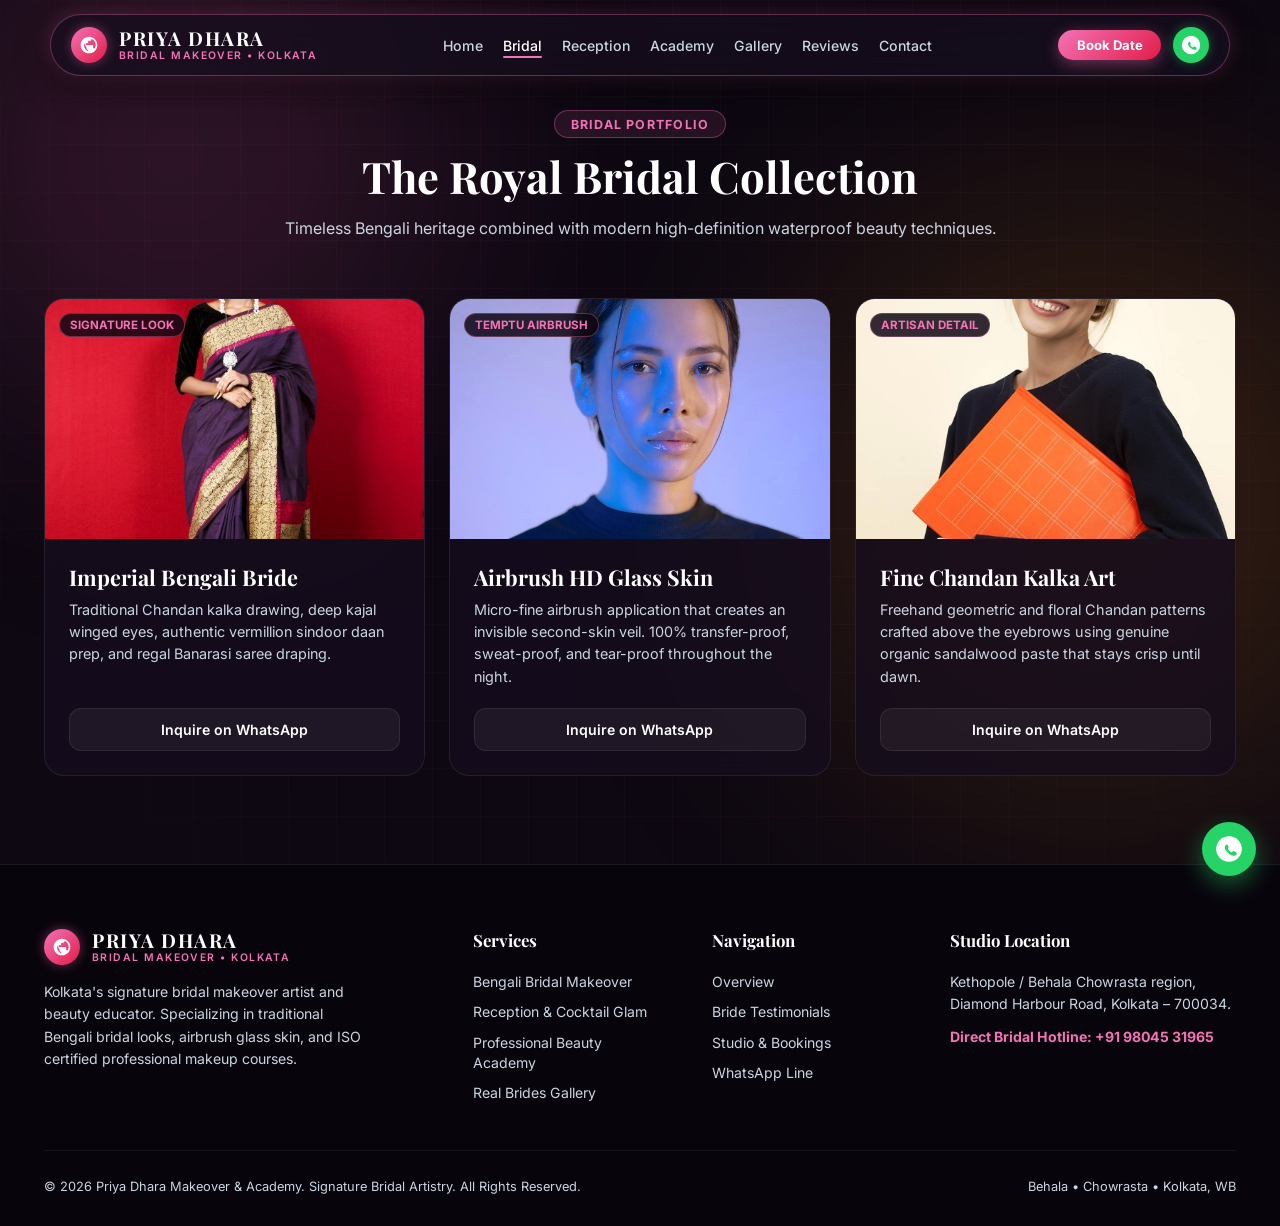
<file: bridal.html>
<!DOCTYPE html>
<html lang="en">
<head>
  <meta charset="UTF-8">
  <meta name="viewport" content="width=device-width, initial-scale=1.0">
  <title>Traditional &amp; Royal Bridal Makeovers — Priya Dhara Kolkata</title>
  <meta name="description" content="Signature traditional Bengali bridal looks, airbrush waterproof makeup, and Chandan art by Priya Dhara in Behala, Kolkata.">
  <link rel="icon" type="image/svg+xml" href="assets/images/favicon.svg">
  <link rel="stylesheet" href="assets/css/style.css">
  <link href="https://fonts.googleapis.com/css2?family=Playfair+Display:ital,wght@0,600;0,700;0,800;1,600&family=Inter:wght@300;400;500;600;700&display=swap" rel="stylesheet">
</head>
<body>
  <div class="ambient-glow-wrapper">
    <div class="ambient-orb orb-1"></div>
    <div class="ambient-orb orb-2"></div>
  </div>
  <div class="tech-grid-overlay"></div>

  <!-- TheDivine Floating Pill Navbar -->
  <header class="the-divine-nav">
    <a href="index.html" class="brand-wrapper">
      <div class="brand-emblem">
        <svg viewBox="0 0 24 24"><path d="M12 2C6.48 2 2 6.48 2 12s4.48 10 10 10 10-4.48 10-10S17.52 2 12 2zm1 17.93c-3.95-.49-7-3.85-7-7.93 0-.62.08-1.21.21-1.79L9 15v1c0 1.1.9 2 2 2v1.93zm6.9-2.54c-.26-.81-1-1.39-1.9-1.39h-1v-3c0-.55-.45-1-1-1H8v-2h2c.55 0 1-.45 1-1V7h2c1.1 0 2-.9 2-2v-.41c2.93 1.19 5 4.06 5 7.41 0 2.08-.8 3.97-2.1 5.39z"/></svg>
      </div>
      <div class="brand-text">
        <span class="brand-name">PRIYA DHARA</span>
        <span class="brand-sub">BRIDAL MAKEOVER &bull; KOLKATA</span>
      </div>
    </a>

    <ul class="nav-links">
      <li><a href="index.html">Home</a></li>
        <li><a href="bridal.html" class="active">Bridal</a></li>
        <li><a href="reception.html">Reception</a></li>
        <li><a href="academy.html">Academy</a></li>
        <li><a href="gallery.html">Gallery</a></li>
        <li><a href="reviews.html">Reviews</a></li>
        <li><a href="contact.html">Contact</a></li>
        
    </ul>

    <div class="nav-cta-wrapper">
      <a href="https://wa.me/919804531965?text=Hello%20Priya%20Dhara%20Studio!%20I%20would%20like%20to%20inquire%20about%20bridal%20makeup%20booking." class="btn-cta-pill">
        Book Date
      </a>
      <a href="https://wa.me/919804531965" class="btn-nav-wa" aria-label="Chat on WhatsApp">
        <svg class="wa-icon-dual" viewBox="0 0 24 24" width="20" height="20">
          <circle cx="12" cy="12" r="11" fill="#FFFFFF"/>
          <path d="M17.5 14.4c-.2-.1-1.3-.6-1.5-.7-.2-.1-.4-.1-.5.1-.2.2-.6.7-.8.9-.1.1-.3.2-.5.1-.2-.1-.9-.3-1.8-1.1-.7-.6-1.1-1.3-1.3-1.6-.1-.2 0-.4.1-.5.1-.1.2-.3.3-.4.1-.1.1-.2.2-.3.1-.1 0-.3 0-.4-.1-.1-.5-1.3-.7-1.8-.2-.5-.4-.4-.5-.4h-.5c-.2 0-.5.1-.7.3-.2.3-.9.9-.9 2.1 0 1.2.9 2.4 1 2.6.1.1 1.8 2.7 4.3 3.8.6.3 1.1.4 1.4.5.6.2 1.2.2 1.7.1.5-.1 1.5-.6 1.7-1.2.2-.6.2-1.1.1-1.2-.1-.1-.2-.2-.4-.3z" fill="#25D366"/>
        </svg>
      </a>
      <button class="hamburger-btn" id="hamburgerBtn" aria-label="Toggle Navigation">
        <svg width="22" height="22" viewBox="0 0 24 24" fill="none" stroke="currentColor" stroke-width="2"><path d="M3 12h18M3 6h18M3 18h18"/></svg>
      </button>
    </div>
  </header>

  <!-- Mobile Drawer -->
  <div class="mobile-nav-drawer" id="mobileDrawer">
    <ul class="mobile-drawer-links">
      <li><a href="index.html">Home</a></li>
        <li><a href="bridal.html" class="active">Bridal</a></li>
        <li><a href="reception.html">Reception</a></li>
        <li><a href="academy.html">Academy</a></li>
        <li><a href="gallery.html">Gallery</a></li>
        <li><a href="reviews.html">Reviews</a></li>
        <li><a href="contact.html">Contact</a></li>
        
    </ul>
    <a href="https://wa.me/919804531965?text=Hello%20Priya%20Dhara!%20I%20would%20like%20to%20check%20wedding%20dates." class="btn-hero-primary" style="margin-top: 1rem;">
      <svg class="wa-icon-dual" viewBox="0 0 24 24">
        <circle cx="12" cy="12" r="11" fill="#FFFFFF"/>
        <path d="M17.5 14.4c-.2-.1-1.3-.6-1.5-.7-.2-.1-.4-.1-.5.1-.2.2-.6.7-.8.9-.1.1-.3.2-.5.1-.2-.1-.9-.3-1.8-1.1-.7-.6-1.1-1.3-1.3-1.6-.1-.2 0-.4.1-.5.1-.1.2-.3.3-.4.1-.1.1-.2.2-.3.1-.1 0-.3 0-.4-.1-.1-.5-1.3-.7-1.8-.2-.5-.4-.4-.5-.4h-.5c-.2 0-.5.1-.7.3-.2.3-.9.9-.9 2.1 0 1.2.9 2.4 1 2.6.1.1 1.8 2.7 4.3 3.8.6.3 1.1.4 1.4.5.6.2 1.2.2 1.7.1.5-.1 1.5-.6 1.7-1.2.2-.6.2-1.1.1-1.2-.1-.1-.2-.2-.4-.3z" fill="#25D366"/>
      </svg>
      <span>Instant WhatsApp Date Check</span>
    </a>
  </div>

  <section class="section" style="padding-top: 110px;">
    <div class="container">
      <div class="section-header">
        <span class="section-pill">Bridal Portfolio</span>
        <h1 class="section-title">The Royal Bridal Collection</h1>
        <p class="section-desc">Timeless Bengali heritage combined with modern high-definition waterproof beauty techniques.</p>
      </div>

      <div class="bento-grid">
        <div class="bento-card">
          <div class="card-media">
            <img src="assets/images/bengali_bridal_signature.jpg" alt="Classic Bengali Bride">
            <span class="card-tag">Signature Look</span>
          </div>
          <div class="card-body">
            <h3 class="card-title">Imperial Bengali Bride</h3>
            <p class="card-text">Traditional Chandan kalka drawing, deep kajal winged eyes, authentic vermillion sindoor daan prep, and regal Banarasi saree draping.</p>
            <a href="https://wa.me/919804531965?text=Imperial%20Bengali%20Bridal%20Inquiry" class="btn-card-inquire">Inquire on WhatsApp</a>
          </div>
        </div>

        <div class="bento-card">
          <div class="card-media">
            <img src="assets/images/airbrush_hd_finish.jpg" alt="Airbrush Glass Skin">
            <span class="card-tag">Temptu Airbrush</span>
          </div>
          <div class="card-body">
            <h3 class="card-title">Airbrush HD Glass Skin</h3>
            <p class="card-text">Micro-fine airbrush application that creates an invisible second-skin veil. 100% transfer-proof, sweat-proof, and tear-proof throughout the night.</p>
            <a href="https://wa.me/919804531965?text=Airbrush%20Bridal%20Inquiry" class="btn-card-inquire">Inquire on WhatsApp</a>
          </div>
        </div>

        <div class="bento-card">
          <div class="card-media">
            <img src="assets/images/chandan_art_detail.jpg" alt="Chandan Artistry">
            <span class="card-tag">Artisan Detail</span>
          </div>
          <div class="card-body">
            <h3 class="card-title">Fine Chandan Kalka Art</h3>
            <p class="card-text">Freehand geometric and floral Chandan patterns crafted above the eyebrows using genuine organic sandalwood paste that stays crisp until dawn.</p>
            <a href="https://wa.me/919804531965?text=Chandan%20Art%20Inquiry" class="btn-card-inquire">Inquire on WhatsApp</a>
          </div>
        </div>
      </div>
    </div>
  </section>

  <!-- Footer -->
  <footer class="site-footer">
    <div class="container">
      <div class="footer-grid">
        <div class="footer-brand">
          <div class="brand-wrapper">
            <div class="brand-emblem">
              <svg viewBox="0 0 24 24"><path d="M12 2C6.48 2 2 6.48 2 12s4.48 10 10 10 10-4.48 10-10S17.52 2 12 2zm1 17.93c-3.95-.49-7-3.85-7-7.93 0-.62.08-1.21.21-1.79L9 15v1c0 1.1.9 2 2 2v1.93zm6.9-2.54c-.26-.81-1-1.39-1.9-1.39h-1v-3c0-.55-.45-1-1-1H8v-2h2c.55 0 1-.45 1-1V7h2c1.1 0 2-.9 2-2v-.41c2.93 1.19 5 4.06 5 7.41 0 2.08-.8 3.97-2.1 5.39z"/></svg>
            </div>
            <div class="brand-text">
              <span class="brand-name">PRIYA DHARA</span>
              <span class="brand-sub">BRIDAL MAKEOVER &bull; KOLKATA</span>
            </div>
          </div>
          <p>Kolkata's signature bridal makeover artist and beauty educator. Specializing in traditional Bengali bridal looks, airbrush glass skin, and ISO certified professional makeup courses.</p>
        </div>
        <div>
          <h4 class="footer-heading">Services</h4>
          <ul class="footer-links">
            <li><a href="bridal.html">Bengali Bridal Makeover</a></li>
            <li><a href="reception.html">Reception &amp; Cocktail Glam</a></li>
            <li><a href="academy.html">Professional Beauty Academy</a></li>
            <li><a href="gallery.html">Real Brides Gallery</a></li>
          </ul>
        </div>
        <div>
          <h4 class="footer-heading">Navigation</h4>
          <ul class="footer-links">
            <li><a href="index.html">Overview</a></li>
            <li><a href="reviews.html">Bride Testimonials</a></li>
            <li><a href="contact.html">Studio &amp; Bookings</a></li>
            <li><a href="https://wa.me/919804531965">WhatsApp Line</a></li>
          </ul>
        </div>
        <div>
          <h4 class="footer-heading">Studio Location</h4>
          <p style="color: var(--text-muted); font-size: 0.88rem; line-height: 1.6; margin-bottom: 0.75rem;">
            Kethopole / Behala Chowrasta region, Diamond Harbour Road, Kolkata &ndash; 700034.
          </p>
          <p style="color: var(--rose-gold); font-size: 0.88rem; font-weight: 700;">
            Direct Bridal Hotline: +91 98045 31965
          </p>
        </div>
      </div>
      <div class="footer-bottom">
        <div>&copy; 2026 Priya Dhara Makeover &amp; Academy. Signature Bridal Artistry. All Rights Reserved.</div>
        <div>Behala &bull; Chowrasta &bull; Kolkata, WB</div>
      </div>
    </div>
  </footer>

  <!-- Floating WhatsApp Action Pill -->
  <a href="https://wa.me/919804531965?text=Hello%20Priya%20Dhara!%20I%20would%20like%20to%20inquire%20about%20bridal%20makeup." class="floating-wa-btn" aria-label="WhatsApp Priya Dhara">
    <svg class="wa-icon-dual" viewBox="0 0 24 24" width="28" height="28">
      <circle cx="12" cy="12" r="11" fill="#FFFFFF"/>
      <path d="M17.5 14.4c-.2-.1-1.3-.6-1.5-.7-.2-.1-.4-.1-.5.1-.2.2-.6.7-.8.9-.1.1-.3.2-.5.1-.2-.1-.9-.3-1.8-1.1-.7-.6-1.1-1.3-1.3-1.6-.1-.2 0-.4.1-.5.1-.1.2-.3.3-.4.1-.1.1-.2.2-.3.1-.1 0-.3 0-.4-.1-.1-.5-1.3-.7-1.8-.2-.5-.4-.4-.5-.4h-.5c-.2 0-.5.1-.7.3-.2.3-.9.9-.9 2.1 0 1.2.9 2.4 1 2.6.1.1 1.8 2.7 4.3 3.8.6.3 1.1.4 1.4.5.6.2 1.2.2 1.7.1.5-.1 1.5-.6 1.7-1.2.2-.6.2-1.1.1-1.2-.1-.1-.2-.2-.4-.3z" fill="#25D366"/>
    </svg>
  </a>
  <script src="assets/js/main.js"></script>
</body>
</html>
</file>
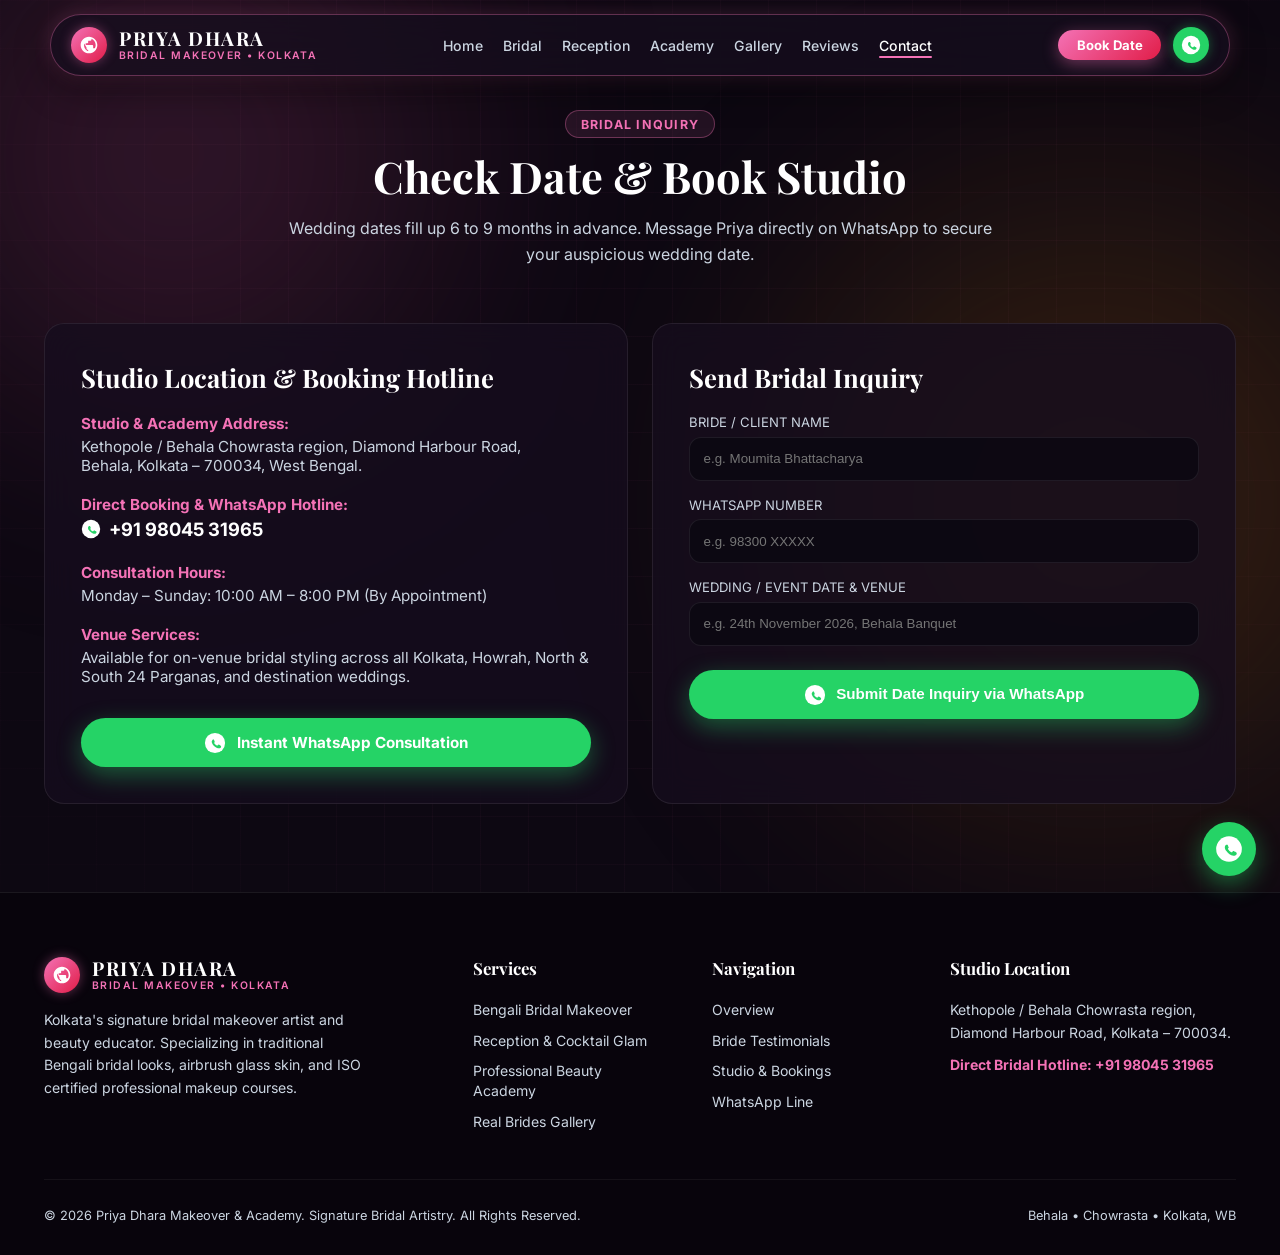
<file: contact.html>
<!DOCTYPE html>
<html lang="en">
<head>
  <meta charset="UTF-8">
  <meta name="viewport" content="width=device-width, initial-scale=1.0">
  <title>Contact &amp; Bridal Booking — Priya Dhara Makeover Kolkata</title>
  <meta name="description" content="Check wedding date availability or enroll in the beauty academy with Priya Dhara in Behala, Kolkata. WhatsApp booking hotline.">
  <link rel="icon" type="image/svg+xml" href="assets/images/favicon.svg">
  <link rel="stylesheet" href="assets/css/style.css">
  <link href="https://fonts.googleapis.com/css2?family=Playfair+Display:ital,wght@0,600;0,700;0,800;1,600&family=Inter:wght@300;400;500;600;700&display=swap" rel="stylesheet">
</head>
<body>
  <div class="ambient-glow-wrapper">
    <div class="ambient-orb orb-1"></div>
    <div class="ambient-orb orb-2"></div>
  </div>
  <div class="tech-grid-overlay"></div>

  <!-- TheDivine Floating Pill Navbar -->
  <header class="the-divine-nav">
    <a href="index.html" class="brand-wrapper">
      <div class="brand-emblem">
        <svg viewBox="0 0 24 24"><path d="M12 2C6.48 2 2 6.48 2 12s4.48 10 10 10 10-4.48 10-10S17.52 2 12 2zm1 17.93c-3.95-.49-7-3.85-7-7.93 0-.62.08-1.21.21-1.79L9 15v1c0 1.1.9 2 2 2v1.93zm6.9-2.54c-.26-.81-1-1.39-1.9-1.39h-1v-3c0-.55-.45-1-1-1H8v-2h2c.55 0 1-.45 1-1V7h2c1.1 0 2-.9 2-2v-.41c2.93 1.19 5 4.06 5 7.41 0 2.08-.8 3.97-2.1 5.39z"/></svg>
      </div>
      <div class="brand-text">
        <span class="brand-name">PRIYA DHARA</span>
        <span class="brand-sub">BRIDAL MAKEOVER &bull; KOLKATA</span>
      </div>
    </a>

    <ul class="nav-links">
      <li><a href="index.html">Home</a></li>
        <li><a href="bridal.html">Bridal</a></li>
        <li><a href="reception.html">Reception</a></li>
        <li><a href="academy.html">Academy</a></li>
        <li><a href="gallery.html">Gallery</a></li>
        <li><a href="reviews.html">Reviews</a></li>
        <li><a href="contact.html" class="active">Contact</a></li>
        
    </ul>

    <div class="nav-cta-wrapper">
      <a href="https://wa.me/919804531965?text=Hello%20Priya%20Dhara%20Studio!%20I%20would%20like%20to%20inquire%20about%20bridal%20makeup%20booking." class="btn-cta-pill">
        Book Date
      </a>
      <a href="https://wa.me/919804531965" class="btn-nav-wa" aria-label="Chat on WhatsApp">
        <svg class="wa-icon-dual" viewBox="0 0 24 24" width="20" height="20">
          <circle cx="12" cy="12" r="11" fill="#FFFFFF"/>
          <path d="M17.5 14.4c-.2-.1-1.3-.6-1.5-.7-.2-.1-.4-.1-.5.1-.2.2-.6.7-.8.9-.1.1-.3.2-.5.1-.2-.1-.9-.3-1.8-1.1-.7-.6-1.1-1.3-1.3-1.6-.1-.2 0-.4.1-.5.1-.1.2-.3.3-.4.1-.1.1-.2.2-.3.1-.1 0-.3 0-.4-.1-.1-.5-1.3-.7-1.8-.2-.5-.4-.4-.5-.4h-.5c-.2 0-.5.1-.7.3-.2.3-.9.9-.9 2.1 0 1.2.9 2.4 1 2.6.1.1 1.8 2.7 4.3 3.8.6.3 1.1.4 1.4.5.6.2 1.2.2 1.7.1.5-.1 1.5-.6 1.7-1.2.2-.6.2-1.1.1-1.2-.1-.1-.2-.2-.4-.3z" fill="#25D366"/>
        </svg>
      </a>
      <button class="hamburger-btn" id="hamburgerBtn" aria-label="Toggle Navigation">
        <svg width="22" height="22" viewBox="0 0 24 24" fill="none" stroke="currentColor" stroke-width="2"><path d="M3 12h18M3 6h18M3 18h18"/></svg>
      </button>
    </div>
  </header>

  <!-- Mobile Drawer -->
  <div class="mobile-nav-drawer" id="mobileDrawer">
    <ul class="mobile-drawer-links">
      <li><a href="index.html">Home</a></li>
        <li><a href="bridal.html">Bridal</a></li>
        <li><a href="reception.html">Reception</a></li>
        <li><a href="academy.html">Academy</a></li>
        <li><a href="gallery.html">Gallery</a></li>
        <li><a href="reviews.html">Reviews</a></li>
        <li><a href="contact.html" class="active">Contact</a></li>
        
    </ul>
    <a href="https://wa.me/919804531965?text=Hello%20Priya%20Dhara!%20I%20would%20like%20to%20check%20wedding%20dates." class="btn-hero-primary" style="margin-top: 1rem;">
      <svg class="wa-icon-dual" viewBox="0 0 24 24">
        <circle cx="12" cy="12" r="11" fill="#FFFFFF"/>
        <path d="M17.5 14.4c-.2-.1-1.3-.6-1.5-.7-.2-.1-.4-.1-.5.1-.2.2-.6.7-.8.9-.1.1-.3.2-.5.1-.2-.1-.9-.3-1.8-1.1-.7-.6-1.1-1.3-1.3-1.6-.1-.2 0-.4.1-.5.1-.1.2-.3.3-.4.1-.1.1-.2.2-.3.1-.1 0-.3 0-.4-.1-.1-.5-1.3-.7-1.8-.2-.5-.4-.4-.5-.4h-.5c-.2 0-.5.1-.7.3-.2.3-.9.9-.9 2.1 0 1.2.9 2.4 1 2.6.1.1 1.8 2.7 4.3 3.8.6.3 1.1.4 1.4.5.6.2 1.2.2 1.7.1.5-.1 1.5-.6 1.7-1.2.2-.6.2-1.1.1-1.2-.1-.1-.2-.2-.4-.3z" fill="#25D366"/>
      </svg>
      <span>Instant WhatsApp Date Check</span>
    </a>
  </div>

  <section class="section" style="padding-top: 110px;">
    <div class="container">
      <div class="section-header">
        <span class="section-pill">Bridal Inquiry</span>
        <h1 class="section-title">Check Date &amp; Book Studio</h1>
        <p class="section-desc">Wedding dates fill up 6 to 9 months in advance. Message Priya directly on WhatsApp to secure your auspicious wedding date.</p>
      </div>

      <div class="bento-grid" style="grid-template-columns: 1fr 1fr;">
        <!-- Studio Info Card -->
        <div class="bento-card" style="padding: 2.25rem;">
          <h3 style="font-family: var(--font-serif); font-size: 1.6rem; color: #FFFFFF; margin-bottom: 1.25rem;">Studio Location &amp; Booking Hotline</h3>
          
          <div style="display: flex; flex-direction: column; gap: 1.25rem; color: var(--text-muted); font-size: 0.95rem;">
            <div>
              <strong style="color: var(--rose-gold); display: block; margin-bottom: 0.25rem;">Studio &amp; Academy Address:</strong>
              Kethopole / Behala Chowrasta region, Diamond Harbour Road,<br>
              Behala, Kolkata &ndash; 700034, West Bengal.
            </div>

            <div>
              <strong style="color: var(--rose-gold); display: block; margin-bottom: 0.25rem;">Direct Booking &amp; WhatsApp Hotline:</strong>
              <a href="https://wa.me/919804531965" style="color: #FFFFFF; text-decoration: none; font-size: 1.15rem; font-weight: 700; display: inline-flex; align-items: center; gap: 0.5rem;">
                <svg class="wa-icon-dual" viewBox="0 0 24 24" width="20" height="20">
                  <circle cx="12" cy="12" r="11" fill="#FFFFFF"/>
                  <path d="M17.5 14.4c-.2-.1-1.3-.6-1.5-.7-.2-.1-.4-.1-.5.1-.2.2-.6.7-.8.9-.1.1-.3.2-.5.1-.2-.1-.9-.3-1.8-1.1-.7-.6-1.1-1.3-1.3-1.6-.1-.2 0-.4.1-.5.1-.1.2-.3.3-.4.1-.1.1-.2.2-.3.1-.1 0-.3 0-.4-.1-.1-.5-1.3-.7-1.8-.2-.5-.4-.4-.5-.4h-.5c-.2 0-.5.1-.7.3-.2.3-.9.9-.9 2.1 0 1.2.9 2.4 1 2.6.1.1 1.8 2.7 4.3 3.8.6.3 1.1.4 1.4.5.6.2 1.2.2 1.7.1.5-.1 1.5-.6 1.7-1.2.2-.6.2-1.1.1-1.2-.1-.1-.2-.2-.4-.3z" fill="#25D366"/>
                </svg>
                +91 98045 31965
              </a>
            </div>

            <div>
              <strong style="color: var(--rose-gold); display: block; margin-bottom: 0.25rem;">Consultation Hours:</strong>
              Monday &ndash; Sunday: 10:00 AM &ndash; 8:00 PM (By Appointment)
            </div>

            <div>
              <strong style="color: var(--rose-gold); display: block; margin-bottom: 0.25rem;">Venue Services:</strong>
              Available for on-venue bridal styling across all Kolkata, Howrah, North &amp; South 24 Parganas, and destination weddings.
            </div>
          </div>

          <div style="margin-top: 2rem;">
            <a href="https://wa.me/919804531965?text=Hello%20Priya%20Dhara!%20I%20would%20like%20to%20check%20wedding%20dates%20or%20academy%20admission." class="btn-hero-primary" style="width: 100%;">
              <svg class="wa-icon-dual" viewBox="0 0 24 24">
                <circle cx="12" cy="12" r="11" fill="#FFFFFF"/>
                <path d="M17.5 14.4c-.2-.1-1.3-.6-1.5-.7-.2-.1-.4-.1-.5.1-.2.2-.6.7-.8.9-.1.1-.3.2-.5.1-.2-.1-.9-.3-1.8-1.1-.7-.6-1.1-1.3-1.3-1.6-.1-.2 0-.4.1-.5.1-.1.2-.3.3-.4.1-.1.1-.2.2-.3.1-.1 0-.3 0-.4-.1-.1-.5-1.3-.7-1.8-.2-.5-.4-.4-.5-.4h-.5c-.2 0-.5.1-.7.3-.2.3-.9.9-.9 2.1 0 1.2.9 2.4 1 2.6.1.1 1.8 2.7 4.3 3.8.6.3 1.1.4 1.4.5.6.2 1.2.2 1.7.1.5-.1 1.5-.6 1.7-1.2.2-.6.2-1.1.1-1.2-.1-.1-.2-.2-.4-.3z" fill="#25D366"/>
              </svg>
              <span>Instant WhatsApp Consultation</span>
            </a>
          </div>
        </div>

        <!-- Direct Bridal Form Card -->
        <div class="bento-card" style="padding: 2.25rem;">
          <h3 style="font-family: var(--font-serif); font-size: 1.6rem; color: #FFFFFF; margin-bottom: 1.25rem;">Send Bridal Inquiry</h3>
          
          <form onsubmit="handleBridalSubmit(event)" style="display: flex; flex-direction: column; gap: 1rem;">
            <div>
              <label style="display: block; font-size: 0.82rem; color: var(--text-muted); margin-bottom: 0.4rem; text-transform: uppercase;">Bride / Client Name</label>
              <input type="text" id="brideName" required placeholder="e.g. Moumita Bhattacharya" style="width: 100%; background: rgba(13, 8, 18, 0.9); border: 1px solid var(--border-subtle); border-radius: 12px; padding: 0.85rem; color: #FFFFFF; outline: none;">
            </div>

            <div>
              <label style="display: block; font-size: 0.82rem; color: var(--text-muted); margin-bottom: 0.4rem; text-transform: uppercase;">WhatsApp Number</label>
              <input type="tel" id="bridePhone" required placeholder="e.g. 98300 XXXXX" style="width: 100%; background: rgba(13, 8, 18, 0.9); border: 1px solid var(--border-subtle); border-radius: 12px; padding: 0.85rem; color: #FFFFFF; outline: none;">
            </div>

            <div>
              <label style="display: block; font-size: 0.82rem; color: var(--text-muted); margin-bottom: 0.4rem; text-transform: uppercase;">Wedding / Event Date &amp; Venue</label>
              <input type="text" id="brideEvent" required placeholder="e.g. 24th November 2026, Behala Banquet" style="width: 100%; background: rgba(13, 8, 18, 0.9); border: 1px solid var(--border-subtle); border-radius: 12px; padding: 0.85rem; color: #FFFFFF; outline: none;">
            </div>

            <button type="submit" class="btn-hero-primary" style="margin-top: 0.5rem; width: 100%; border: none; cursor: pointer;">
              <svg class="wa-icon-dual" viewBox="0 0 24 24">
                <circle cx="12" cy="12" r="11" fill="#FFFFFF"/>
                <path d="M17.5 14.4c-.2-.1-1.3-.6-1.5-.7-.2-.1-.4-.1-.5.1-.2.2-.6.7-.8.9-.1.1-.3.2-.5.1-.2-.1-.9-.3-1.8-1.1-.7-.6-1.1-1.3-1.3-1.6-.1-.2 0-.4.1-.5.1-.1.2-.3.3-.4.1-.1.1-.2.2-.3.1-.1 0-.3 0-.4-.1-.1-.5-1.3-.7-1.8-.2-.5-.4-.4-.5-.4h-.5c-.2 0-.5.1-.7.3-.2.3-.9.9-.9 2.1 0 1.2.9 2.4 1 2.6.1.1 1.8 2.7 4.3 3.8.6.3 1.1.4 1.4.5.6.2 1.2.2 1.7.1.5-.1 1.5-.6 1.7-1.2.2-.6.2-1.1.1-1.2-.1-.1-.2-.2-.4-.3z" fill="#25D366"/>
              </svg>
              <span>Submit Date Inquiry via WhatsApp</span>
            </button>
          </form>
        </div>
      </div>
    </div>
  </section>

  <!-- Footer -->
  <footer class="site-footer">
    <div class="container">
      <div class="footer-grid">
        <div class="footer-brand">
          <div class="brand-wrapper">
            <div class="brand-emblem">
              <svg viewBox="0 0 24 24"><path d="M12 2C6.48 2 2 6.48 2 12s4.48 10 10 10 10-4.48 10-10S17.52 2 12 2zm1 17.93c-3.95-.49-7-3.85-7-7.93 0-.62.08-1.21.21-1.79L9 15v1c0 1.1.9 2 2 2v1.93zm6.9-2.54c-.26-.81-1-1.39-1.9-1.39h-1v-3c0-.55-.45-1-1-1H8v-2h2c.55 0 1-.45 1-1V7h2c1.1 0 2-.9 2-2v-.41c2.93 1.19 5 4.06 5 7.41 0 2.08-.8 3.97-2.1 5.39z"/></svg>
            </div>
            <div class="brand-text">
              <span class="brand-name">PRIYA DHARA</span>
              <span class="brand-sub">BRIDAL MAKEOVER &bull; KOLKATA</span>
            </div>
          </div>
          <p>Kolkata's signature bridal makeover artist and beauty educator. Specializing in traditional Bengali bridal looks, airbrush glass skin, and ISO certified professional makeup courses.</p>
        </div>
        <div>
          <h4 class="footer-heading">Services</h4>
          <ul class="footer-links">
            <li><a href="bridal.html">Bengali Bridal Makeover</a></li>
            <li><a href="reception.html">Reception &amp; Cocktail Glam</a></li>
            <li><a href="academy.html">Professional Beauty Academy</a></li>
            <li><a href="gallery.html">Real Brides Gallery</a></li>
          </ul>
        </div>
        <div>
          <h4 class="footer-heading">Navigation</h4>
          <ul class="footer-links">
            <li><a href="index.html">Overview</a></li>
            <li><a href="reviews.html">Bride Testimonials</a></li>
            <li><a href="contact.html">Studio &amp; Bookings</a></li>
            <li><a href="https://wa.me/919804531965">WhatsApp Line</a></li>
          </ul>
        </div>
        <div>
          <h4 class="footer-heading">Studio Location</h4>
          <p style="color: var(--text-muted); font-size: 0.88rem; line-height: 1.6; margin-bottom: 0.75rem;">
            Kethopole / Behala Chowrasta region, Diamond Harbour Road, Kolkata &ndash; 700034.
          </p>
          <p style="color: var(--rose-gold); font-size: 0.88rem; font-weight: 700;">
            Direct Bridal Hotline: +91 98045 31965
          </p>
        </div>
      </div>
      <div class="footer-bottom">
        <div>&copy; 2026 Priya Dhara Makeover &amp; Academy. Signature Bridal Artistry. All Rights Reserved.</div>
        <div>Behala &bull; Chowrasta &bull; Kolkata, WB</div>
      </div>
    </div>
  </footer>

  <!-- Floating WhatsApp Action Pill -->
  <a href="https://wa.me/919804531965?text=Hello%20Priya%20Dhara!%20I%20would%20like%20to%20inquire%20about%20bridal%20makeup." class="floating-wa-btn" aria-label="WhatsApp Priya Dhara">
    <svg class="wa-icon-dual" viewBox="0 0 24 24" width="28" height="28">
      <circle cx="12" cy="12" r="11" fill="#FFFFFF"/>
      <path d="M17.5 14.4c-.2-.1-1.3-.6-1.5-.7-.2-.1-.4-.1-.5.1-.2.2-.6.7-.8.9-.1.1-.3.2-.5.1-.2-.1-.9-.3-1.8-1.1-.7-.6-1.1-1.3-1.3-1.6-.1-.2 0-.4.1-.5.1-.1.2-.3.3-.4.1-.1.1-.2.2-.3.1-.1 0-.3 0-.4-.1-.1-.5-1.3-.7-1.8-.2-.5-.4-.4-.5-.4h-.5c-.2 0-.5.1-.7.3-.2.3-.9.9-.9 2.1 0 1.2.9 2.4 1 2.6.1.1 1.8 2.7 4.3 3.8.6.3 1.1.4 1.4.5.6.2 1.2.2 1.7.1.5-.1 1.5-.6 1.7-1.2.2-.6.2-1.1.1-1.2-.1-.1-.2-.2-.4-.3z" fill="#25D366"/>
    </svg>
  </a>

  <script>
    function handleBridalSubmit(e) {
      e.preventDefault();
      const name = document.getElementById('brideName').value;
      const phone = document.getElementById('bridePhone').value;
      const evt = document.getElementById('brideEvent').value;
      const fullText = 'Hello Priya Dhara! My name is ' + name + ' (' + phone + '). I would like to check bridal makeover availability for: ' + evt;
      window.open('https://wa.me/919804531965?text=' + encodeURIComponent(fullText), '_blank');
    }
  </script>
  <script src="assets/js/main.js"></script>
</body>
</html>
</file>
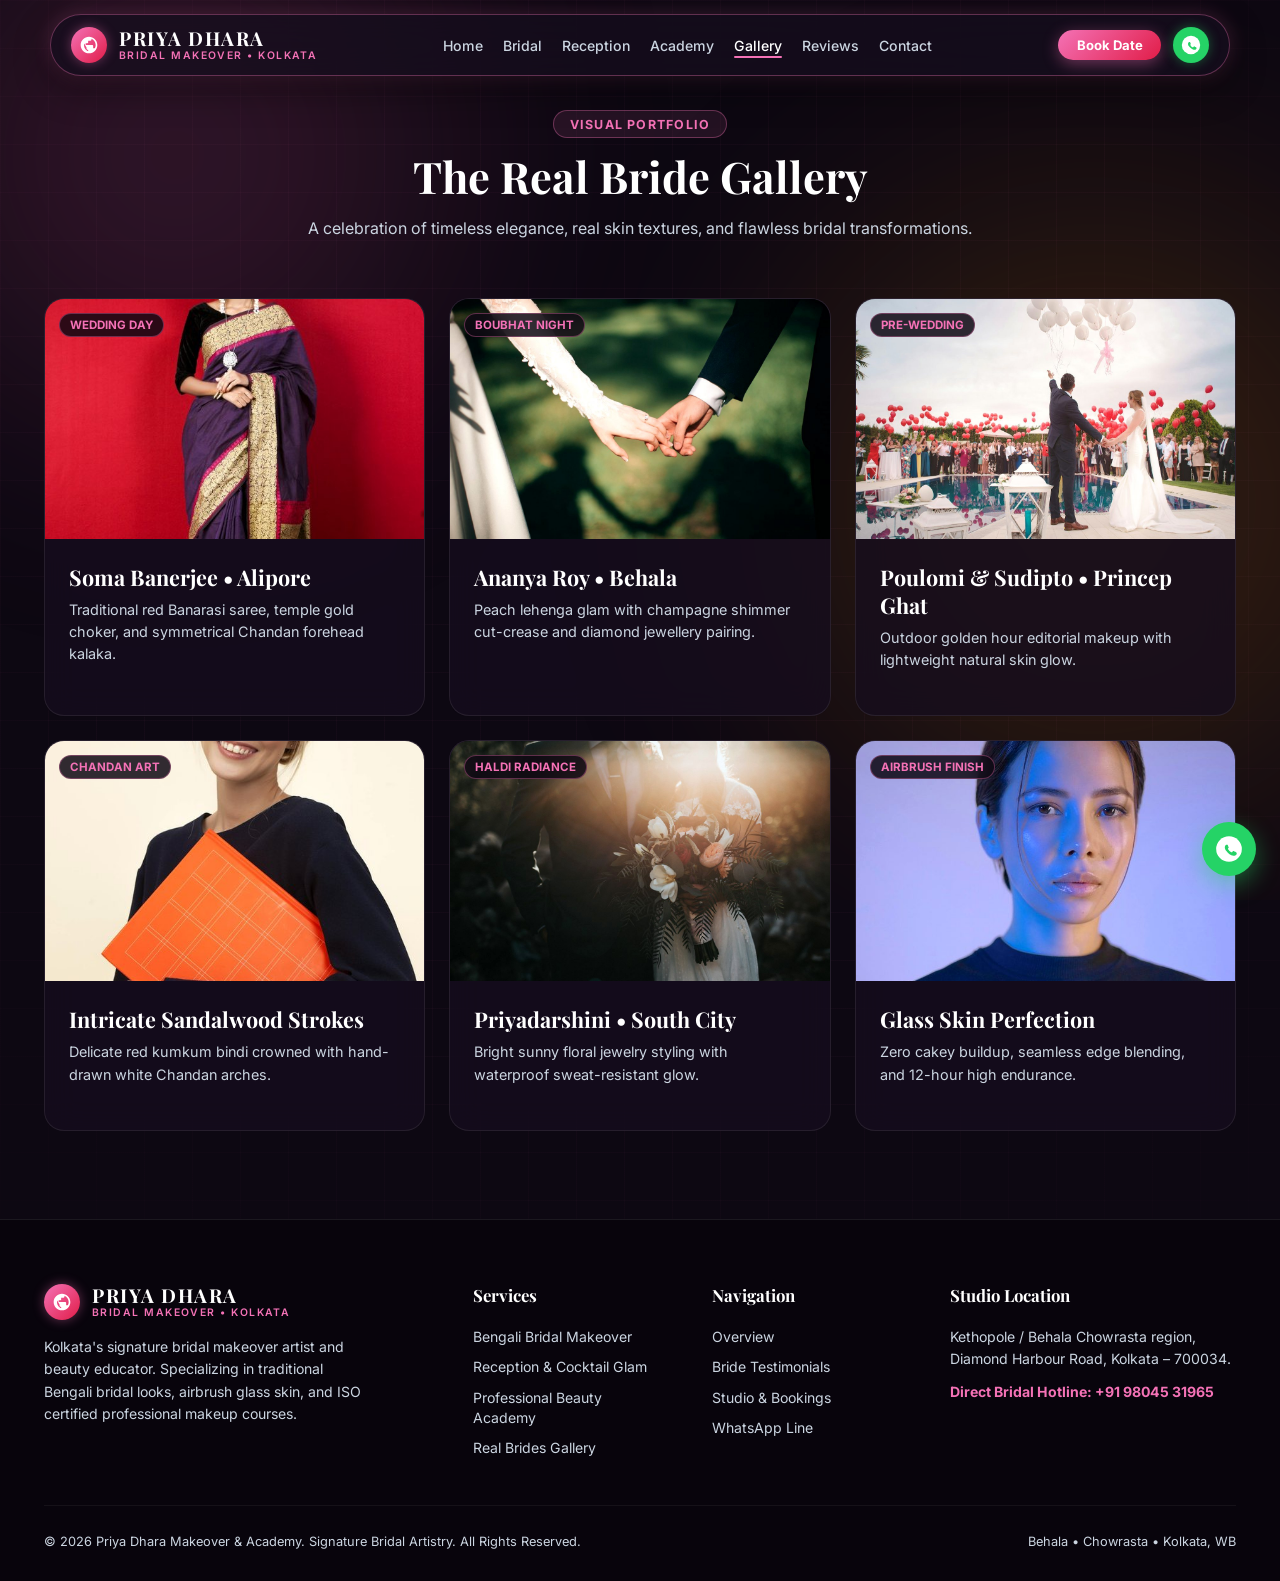
<file: gallery.html>
<!DOCTYPE html>
<html lang="en">
<head>
  <meta charset="UTF-8">
  <meta name="viewport" content="width=device-width, initial-scale=1.0">
  <title>Real Brides Gallery — Priya Dhara Kolkata</title>
  <meta name="description" content="View the real bride gallery, Chandan designs, and bridal hair styling portfolio by Priya Dhara in Behala, Kolkata.">
  <link rel="icon" type="image/svg+xml" href="assets/images/favicon.svg">
  <link rel="stylesheet" href="assets/css/style.css">
  <link href="https://fonts.googleapis.com/css2?family=Playfair+Display:ital,wght@0,600;0,700;0,800;1,600&family=Inter:wght@300;400;500;600;700&display=swap" rel="stylesheet">
</head>
<body>
  <div class="ambient-glow-wrapper">
    <div class="ambient-orb orb-1"></div>
    <div class="ambient-orb orb-2"></div>
  </div>
  <div class="tech-grid-overlay"></div>

  <!-- TheDivine Floating Pill Navbar -->
  <header class="the-divine-nav">
    <a href="index.html" class="brand-wrapper">
      <div class="brand-emblem">
        <svg viewBox="0 0 24 24"><path d="M12 2C6.48 2 2 6.48 2 12s4.48 10 10 10 10-4.48 10-10S17.52 2 12 2zm1 17.93c-3.95-.49-7-3.85-7-7.93 0-.62.08-1.21.21-1.79L9 15v1c0 1.1.9 2 2 2v1.93zm6.9-2.54c-.26-.81-1-1.39-1.9-1.39h-1v-3c0-.55-.45-1-1-1H8v-2h2c.55 0 1-.45 1-1V7h2c1.1 0 2-.9 2-2v-.41c2.93 1.19 5 4.06 5 7.41 0 2.08-.8 3.97-2.1 5.39z"/></svg>
      </div>
      <div class="brand-text">
        <span class="brand-name">PRIYA DHARA</span>
        <span class="brand-sub">BRIDAL MAKEOVER &bull; KOLKATA</span>
      </div>
    </a>

    <ul class="nav-links">
      <li><a href="index.html">Home</a></li>
        <li><a href="bridal.html">Bridal</a></li>
        <li><a href="reception.html">Reception</a></li>
        <li><a href="academy.html">Academy</a></li>
        <li><a href="gallery.html" class="active">Gallery</a></li>
        <li><a href="reviews.html">Reviews</a></li>
        <li><a href="contact.html">Contact</a></li>
        
    </ul>

    <div class="nav-cta-wrapper">
      <a href="https://wa.me/919804531965?text=Hello%20Priya%20Dhara%20Studio!%20I%20would%20like%20to%20inquire%20about%20bridal%20makeup%20booking." class="btn-cta-pill">
        Book Date
      </a>
      <a href="https://wa.me/919804531965" class="btn-nav-wa" aria-label="Chat on WhatsApp">
        <svg class="wa-icon-dual" viewBox="0 0 24 24" width="20" height="20">
          <circle cx="12" cy="12" r="11" fill="#FFFFFF"/>
          <path d="M17.5 14.4c-.2-.1-1.3-.6-1.5-.7-.2-.1-.4-.1-.5.1-.2.2-.6.7-.8.9-.1.1-.3.2-.5.1-.2-.1-.9-.3-1.8-1.1-.7-.6-1.1-1.3-1.3-1.6-.1-.2 0-.4.1-.5.1-.1.2-.3.3-.4.1-.1.1-.2.2-.3.1-.1 0-.3 0-.4-.1-.1-.5-1.3-.7-1.8-.2-.5-.4-.4-.5-.4h-.5c-.2 0-.5.1-.7.3-.2.3-.9.9-.9 2.1 0 1.2.9 2.4 1 2.6.1.1 1.8 2.7 4.3 3.8.6.3 1.1.4 1.4.5.6.2 1.2.2 1.7.1.5-.1 1.5-.6 1.7-1.2.2-.6.2-1.1.1-1.2-.1-.1-.2-.2-.4-.3z" fill="#25D366"/>
        </svg>
      </a>
      <button class="hamburger-btn" id="hamburgerBtn" aria-label="Toggle Navigation">
        <svg width="22" height="22" viewBox="0 0 24 24" fill="none" stroke="currentColor" stroke-width="2"><path d="M3 12h18M3 6h18M3 18h18"/></svg>
      </button>
    </div>
  </header>

  <!-- Mobile Drawer -->
  <div class="mobile-nav-drawer" id="mobileDrawer">
    <ul class="mobile-drawer-links">
      <li><a href="index.html">Home</a></li>
        <li><a href="bridal.html">Bridal</a></li>
        <li><a href="reception.html">Reception</a></li>
        <li><a href="academy.html">Academy</a></li>
        <li><a href="gallery.html" class="active">Gallery</a></li>
        <li><a href="reviews.html">Reviews</a></li>
        <li><a href="contact.html">Contact</a></li>
        
    </ul>
    <a href="https://wa.me/919804531965?text=Hello%20Priya%20Dhara!%20I%20would%20like%20to%20check%20wedding%20dates." class="btn-hero-primary" style="margin-top: 1rem;">
      <svg class="wa-icon-dual" viewBox="0 0 24 24">
        <circle cx="12" cy="12" r="11" fill="#FFFFFF"/>
        <path d="M17.5 14.4c-.2-.1-1.3-.6-1.5-.7-.2-.1-.4-.1-.5.1-.2.2-.6.7-.8.9-.1.1-.3.2-.5.1-.2-.1-.9-.3-1.8-1.1-.7-.6-1.1-1.3-1.3-1.6-.1-.2 0-.4.1-.5.1-.1.2-.3.3-.4.1-.1.1-.2.2-.3.1-.1 0-.3 0-.4-.1-.1-.5-1.3-.7-1.8-.2-.5-.4-.4-.5-.4h-.5c-.2 0-.5.1-.7.3-.2.3-.9.9-.9 2.1 0 1.2.9 2.4 1 2.6.1.1 1.8 2.7 4.3 3.8.6.3 1.1.4 1.4.5.6.2 1.2.2 1.7.1.5-.1 1.5-.6 1.7-1.2.2-.6.2-1.1.1-1.2-.1-.1-.2-.2-.4-.3z" fill="#25D366"/>
      </svg>
      <span>Instant WhatsApp Date Check</span>
    </a>
  </div>

  <section class="section" style="padding-top: 110px;">
    <div class="container">
      <div class="section-header">
        <span class="section-pill">Visual Portfolio</span>
        <h1 class="section-title">The Real Bride Gallery</h1>
        <p class="section-desc">A celebration of timeless elegance, real skin textures, and flawless bridal transformations.</p>
      </div>

      <div class="bento-grid">
        <div class="bento-card">
          <div class="card-media">
            <img src="assets/images/bengali_bridal_signature.jpg" alt="Bengali Bride">
            <span class="card-tag">Wedding Day</span>
          </div>
          <div class="card-body">
            <h3 class="card-title">Soma Banerjee &bull; Alipore</h3>
            <p class="card-text">Traditional red Banarasi saree, temple gold choker, and symmetrical Chandan forehead kalaka.</p>
          </div>
        </div>

        <div class="bento-card">
          <div class="card-media">
            <img src="assets/images/reception_glam_portrait.jpg" alt="Reception Bride">
            <span class="card-tag">Boubhat Night</span>
          </div>
          <div class="card-body">
            <h3 class="card-title">Ananya Roy &bull; Behala</h3>
            <p class="card-text">Peach lehenga glam with champagne shimmer cut-crease and diamond jewellery pairing.</p>
          </div>
        </div>

        <div class="bento-card">
          <div class="card-media">
            <img src="assets/images/prewedding_heritage_look.jpg" alt="Heritage Pre-Wedding">
            <span class="card-tag">Pre-Wedding</span>
          </div>
          <div class="card-body">
            <h3 class="card-title">Poulomi &amp; Sudipto &bull; Princep Ghat</h3>
            <p class="card-text">Outdoor golden hour editorial makeup with lightweight natural skin glow.</p>
          </div>
        </div>

        <div class="bento-card">
          <div class="card-media">
            <img src="assets/images/chandan_art_detail.jpg" alt="Fine Chandan Work">
            <span class="card-tag">Chandan Art</span>
          </div>
          <div class="card-body">
            <h3 class="card-title">Intricate Sandalwood Strokes</h3>
            <p class="card-text">Delicate red kumkum bindi crowned with hand-drawn white Chandan arches.</p>
          </div>
        </div>

        <div class="bento-card">
          <div class="card-media">
            <img src="assets/images/sangeet_haldi_radiance.jpg" alt="Haldi Look">
            <span class="card-tag">Haldi Radiance</span>
          </div>
          <div class="card-body">
            <h3 class="card-title">Priyadarshini &bull; South City</h3>
            <p class="card-text">Bright sunny floral jewelry styling with waterproof sweat-resistant glow.</p>
          </div>
        </div>

        <div class="bento-card">
          <div class="card-media">
            <img src="assets/images/airbrush_hd_finish.jpg" alt="Editorial Glam">
            <span class="card-tag">Airbrush Finish</span>
          </div>
          <div class="card-body">
            <h3 class="card-title">Glass Skin Perfection</h3>
            <p class="card-text">Zero cakey buildup, seamless edge blending, and 12-hour high endurance.</p>
          </div>
        </div>
      </div>
    </div>
  </section>

  <!-- Footer -->
  <footer class="site-footer">
    <div class="container">
      <div class="footer-grid">
        <div class="footer-brand">
          <div class="brand-wrapper">
            <div class="brand-emblem">
              <svg viewBox="0 0 24 24"><path d="M12 2C6.48 2 2 6.48 2 12s4.48 10 10 10 10-4.48 10-10S17.52 2 12 2zm1 17.93c-3.95-.49-7-3.85-7-7.93 0-.62.08-1.21.21-1.79L9 15v1c0 1.1.9 2 2 2v1.93zm6.9-2.54c-.26-.81-1-1.39-1.9-1.39h-1v-3c0-.55-.45-1-1-1H8v-2h2c.55 0 1-.45 1-1V7h2c1.1 0 2-.9 2-2v-.41c2.93 1.19 5 4.06 5 7.41 0 2.08-.8 3.97-2.1 5.39z"/></svg>
            </div>
            <div class="brand-text">
              <span class="brand-name">PRIYA DHARA</span>
              <span class="brand-sub">BRIDAL MAKEOVER &bull; KOLKATA</span>
            </div>
          </div>
          <p>Kolkata's signature bridal makeover artist and beauty educator. Specializing in traditional Bengali bridal looks, airbrush glass skin, and ISO certified professional makeup courses.</p>
        </div>
        <div>
          <h4 class="footer-heading">Services</h4>
          <ul class="footer-links">
            <li><a href="bridal.html">Bengali Bridal Makeover</a></li>
            <li><a href="reception.html">Reception &amp; Cocktail Glam</a></li>
            <li><a href="academy.html">Professional Beauty Academy</a></li>
            <li><a href="gallery.html">Real Brides Gallery</a></li>
          </ul>
        </div>
        <div>
          <h4 class="footer-heading">Navigation</h4>
          <ul class="footer-links">
            <li><a href="index.html">Overview</a></li>
            <li><a href="reviews.html">Bride Testimonials</a></li>
            <li><a href="contact.html">Studio &amp; Bookings</a></li>
            <li><a href="https://wa.me/919804531965">WhatsApp Line</a></li>
          </ul>
        </div>
        <div>
          <h4 class="footer-heading">Studio Location</h4>
          <p style="color: var(--text-muted); font-size: 0.88rem; line-height: 1.6; margin-bottom: 0.75rem;">
            Kethopole / Behala Chowrasta region, Diamond Harbour Road, Kolkata &ndash; 700034.
          </p>
          <p style="color: var(--rose-gold); font-size: 0.88rem; font-weight: 700;">
            Direct Bridal Hotline: +91 98045 31965
          </p>
        </div>
      </div>
      <div class="footer-bottom">
        <div>&copy; 2026 Priya Dhara Makeover &amp; Academy. Signature Bridal Artistry. All Rights Reserved.</div>
        <div>Behala &bull; Chowrasta &bull; Kolkata, WB</div>
      </div>
    </div>
  </footer>

  <!-- Floating WhatsApp Action Pill -->
  <a href="https://wa.me/919804531965?text=Hello%20Priya%20Dhara!%20I%20would%20like%20to%20inquire%20about%20bridal%20makeup." class="floating-wa-btn" aria-label="WhatsApp Priya Dhara">
    <svg class="wa-icon-dual" viewBox="0 0 24 24" width="28" height="28">
      <circle cx="12" cy="12" r="11" fill="#FFFFFF"/>
      <path d="M17.5 14.4c-.2-.1-1.3-.6-1.5-.7-.2-.1-.4-.1-.5.1-.2.2-.6.7-.8.9-.1.1-.3.2-.5.1-.2-.1-.9-.3-1.8-1.1-.7-.6-1.1-1.3-1.3-1.6-.1-.2 0-.4.1-.5.1-.1.2-.3.3-.4.1-.1.1-.2.2-.3.1-.1 0-.3 0-.4-.1-.1-.5-1.3-.7-1.8-.2-.5-.4-.4-.5-.4h-.5c-.2 0-.5.1-.7.3-.2.3-.9.9-.9 2.1 0 1.2.9 2.4 1 2.6.1.1 1.8 2.7 4.3 3.8.6.3 1.1.4 1.4.5.6.2 1.2.2 1.7.1.5-.1 1.5-.6 1.7-1.2.2-.6.2-1.1.1-1.2-.1-.1-.2-.2-.4-.3z" fill="#25D366"/>
    </svg>
  </a>
  <script src="assets/js/main.js"></script>
</body>
</html>
</file>
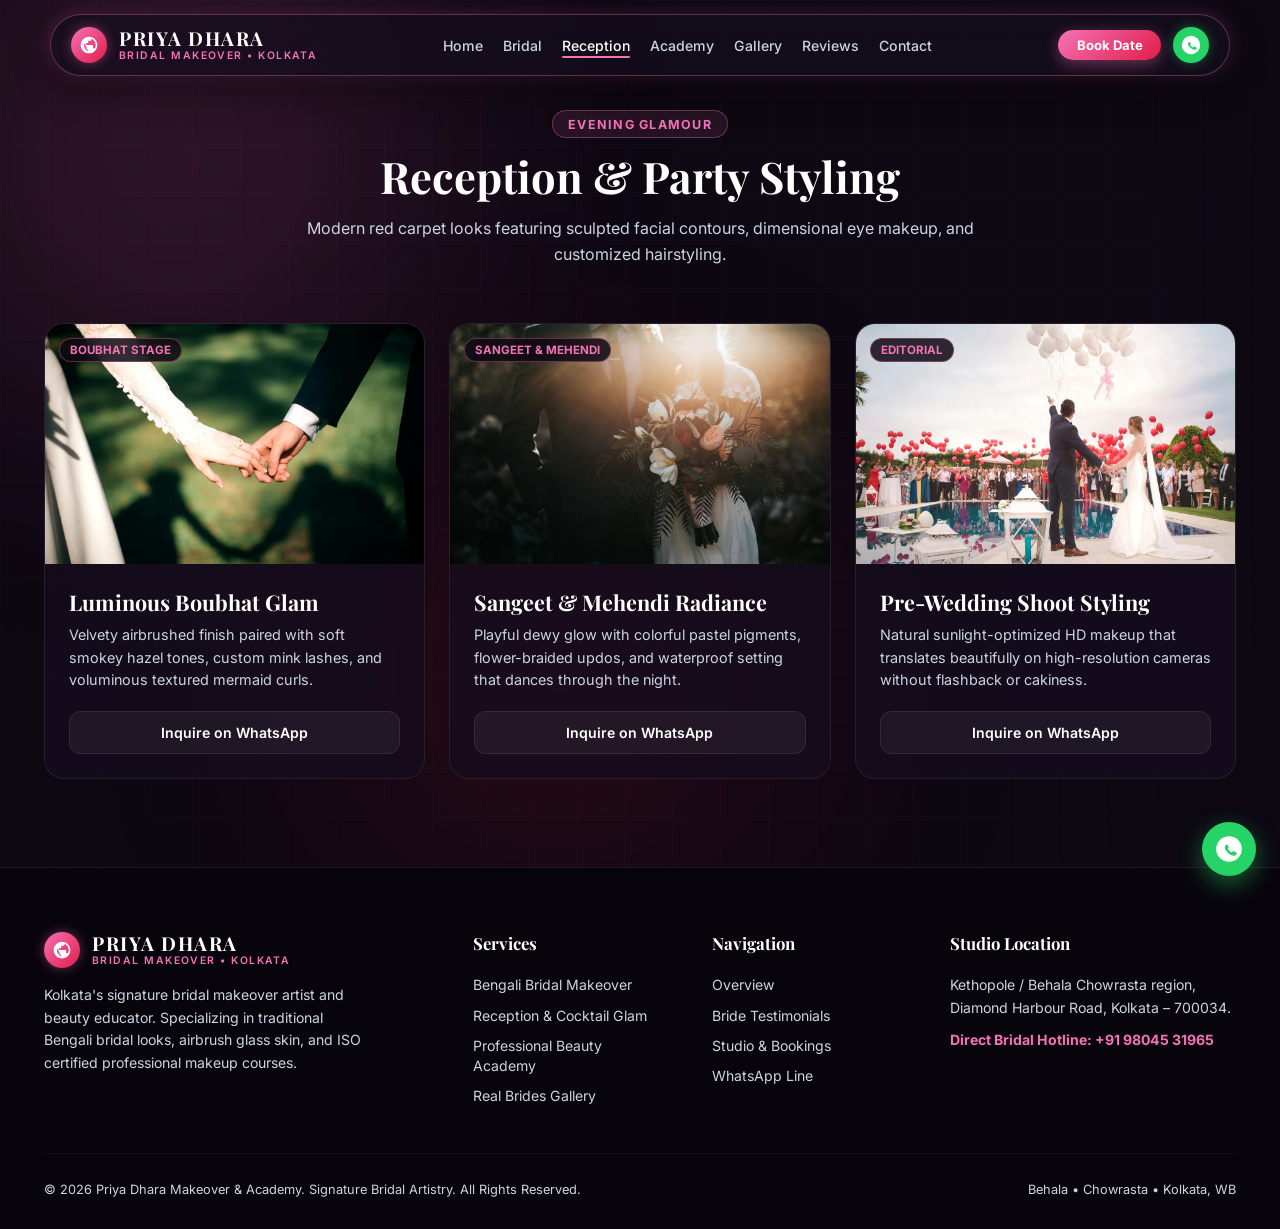
<file: reception.html>
<!DOCTYPE html>
<html lang="en">
<head>
  <meta charset="UTF-8">
  <meta name="viewport" content="width=device-width, initial-scale=1.0">
  <title>Reception, Sangeet &amp; Cocktail Glam — Priya Dhara Kolkata</title>
  <meta name="description" content="Glamorous reception makeup, Hollywood wave hair styling, and pre-wedding event looks by Priya Dhara in Kolkata.">
  <link rel="icon" type="image/svg+xml" href="assets/images/favicon.svg">
  <link rel="stylesheet" href="assets/css/style.css">
  <link href="https://fonts.googleapis.com/css2?family=Playfair+Display:ital,wght@0,600;0,700;0,800;1,600&family=Inter:wght@300;400;500;600;700&display=swap" rel="stylesheet">
</head>
<body>
  <div class="ambient-glow-wrapper">
    <div class="ambient-orb orb-1"></div>
    <div class="ambient-orb orb-3"></div>
  </div>
  <div class="tech-grid-overlay"></div>

  <!-- TheDivine Floating Pill Navbar -->
  <header class="the-divine-nav">
    <a href="index.html" class="brand-wrapper">
      <div class="brand-emblem">
        <svg viewBox="0 0 24 24"><path d="M12 2C6.48 2 2 6.48 2 12s4.48 10 10 10 10-4.48 10-10S17.52 2 12 2zm1 17.93c-3.95-.49-7-3.85-7-7.93 0-.62.08-1.21.21-1.79L9 15v1c0 1.1.9 2 2 2v1.93zm6.9-2.54c-.26-.81-1-1.39-1.9-1.39h-1v-3c0-.55-.45-1-1-1H8v-2h2c.55 0 1-.45 1-1V7h2c1.1 0 2-.9 2-2v-.41c2.93 1.19 5 4.06 5 7.41 0 2.08-.8 3.97-2.1 5.39z"/></svg>
      </div>
      <div class="brand-text">
        <span class="brand-name">PRIYA DHARA</span>
        <span class="brand-sub">BRIDAL MAKEOVER &bull; KOLKATA</span>
      </div>
    </a>

    <ul class="nav-links">
      <li><a href="index.html">Home</a></li>
        <li><a href="bridal.html">Bridal</a></li>
        <li><a href="reception.html" class="active">Reception</a></li>
        <li><a href="academy.html">Academy</a></li>
        <li><a href="gallery.html">Gallery</a></li>
        <li><a href="reviews.html">Reviews</a></li>
        <li><a href="contact.html">Contact</a></li>
        
    </ul>

    <div class="nav-cta-wrapper">
      <a href="https://wa.me/919804531965?text=Hello%20Priya%20Dhara%20Studio!%20I%20would%20like%20to%20inquire%20about%20bridal%20makeup%20booking." class="btn-cta-pill">
        Book Date
      </a>
      <a href="https://wa.me/919804531965" class="btn-nav-wa" aria-label="Chat on WhatsApp">
        <svg class="wa-icon-dual" viewBox="0 0 24 24" width="20" height="20">
          <circle cx="12" cy="12" r="11" fill="#FFFFFF"/>
          <path d="M17.5 14.4c-.2-.1-1.3-.6-1.5-.7-.2-.1-.4-.1-.5.1-.2.2-.6.7-.8.9-.1.1-.3.2-.5.1-.2-.1-.9-.3-1.8-1.1-.7-.6-1.1-1.3-1.3-1.6-.1-.2 0-.4.1-.5.1-.1.2-.3.3-.4.1-.1.1-.2.2-.3.1-.1 0-.3 0-.4-.1-.1-.5-1.3-.7-1.8-.2-.5-.4-.4-.5-.4h-.5c-.2 0-.5.1-.7.3-.2.3-.9.9-.9 2.1 0 1.2.9 2.4 1 2.6.1.1 1.8 2.7 4.3 3.8.6.3 1.1.4 1.4.5.6.2 1.2.2 1.7.1.5-.1 1.5-.6 1.7-1.2.2-.6.2-1.1.1-1.2-.1-.1-.2-.2-.4-.3z" fill="#25D366"/>
        </svg>
      </a>
      <button class="hamburger-btn" id="hamburgerBtn" aria-label="Toggle Navigation">
        <svg width="22" height="22" viewBox="0 0 24 24" fill="none" stroke="currentColor" stroke-width="2"><path d="M3 12h18M3 6h18M3 18h18"/></svg>
      </button>
    </div>
  </header>

  <!-- Mobile Drawer -->
  <div class="mobile-nav-drawer" id="mobileDrawer">
    <ul class="mobile-drawer-links">
      <li><a href="index.html">Home</a></li>
        <li><a href="bridal.html">Bridal</a></li>
        <li><a href="reception.html" class="active">Reception</a></li>
        <li><a href="academy.html">Academy</a></li>
        <li><a href="gallery.html">Gallery</a></li>
        <li><a href="reviews.html">Reviews</a></li>
        <li><a href="contact.html">Contact</a></li>
        
    </ul>
    <a href="https://wa.me/919804531965?text=Hello%20Priya%20Dhara!%20I%20would%20like%20to%20check%20wedding%20dates." class="btn-hero-primary" style="margin-top: 1rem;">
      <svg class="wa-icon-dual" viewBox="0 0 24 24">
        <circle cx="12" cy="12" r="11" fill="#FFFFFF"/>
        <path d="M17.5 14.4c-.2-.1-1.3-.6-1.5-.7-.2-.1-.4-.1-.5.1-.2.2-.6.7-.8.9-.1.1-.3.2-.5.1-.2-.1-.9-.3-1.8-1.1-.7-.6-1.1-1.3-1.3-1.6-.1-.2 0-.4.1-.5.1-.1.2-.3.3-.4.1-.1.1-.2.2-.3.1-.1 0-.3 0-.4-.1-.1-.5-1.3-.7-1.8-.2-.5-.4-.4-.5-.4h-.5c-.2 0-.5.1-.7.3-.2.3-.9.9-.9 2.1 0 1.2.9 2.4 1 2.6.1.1 1.8 2.7 4.3 3.8.6.3 1.1.4 1.4.5.6.2 1.2.2 1.7.1.5-.1 1.5-.6 1.7-1.2.2-.6.2-1.1.1-1.2-.1-.1-.2-.2-.4-.3z" fill="#25D366"/>
      </svg>
      <span>Instant WhatsApp Date Check</span>
    </a>
  </div>

  <section class="section" style="padding-top: 110px;">
    <div class="container">
      <div class="section-header">
        <span class="section-pill">Evening Glamour</span>
        <h1 class="section-title">Reception &amp; Party Styling</h1>
        <p class="section-desc">Modern red carpet looks featuring sculpted facial contours, dimensional eye makeup, and customized hairstyling.</p>
      </div>

      <div class="bento-grid">
        <div class="bento-card">
          <div class="card-media">
            <img src="assets/images/reception_glam_portrait.jpg" alt="Reception Soft Glam">
            <span class="card-tag">Boubhat Stage</span>
          </div>
          <div class="card-body">
            <h3 class="card-title">Luminous Boubhat Glam</h3>
            <p class="card-text">Velvety airbrushed finish paired with soft smokey hazel tones, custom mink lashes, and voluminous textured mermaid curls.</p>
            <a href="https://wa.me/919804531965?text=Boubhat%20Reception%20Inquiry" class="btn-card-inquire">Inquire on WhatsApp</a>
          </div>
        </div>

        <div class="bento-card">
          <div class="card-media">
            <img src="assets/images/sangeet_haldi_radiance.jpg" alt="Sangeet & Haldi Glow">
            <span class="card-tag">Sangeet &amp; Mehendi</span>
          </div>
          <div class="card-body">
            <h3 class="card-title">Sangeet &amp; Mehendi Radiance</h3>
            <p class="card-text">Playful dewy glow with colorful pastel pigments, flower-braided updos, and waterproof setting that dances through the night.</p>
            <a href="https://wa.me/919804531965?text=Sangeet%20Glam%20Inquiry" class="btn-card-inquire">Inquire on WhatsApp</a>
          </div>
        </div>

        <div class="bento-card">
          <div class="card-media">
            <img src="assets/images/prewedding_heritage_look.jpg" alt="Pre-Wedding Shoot">
            <span class="card-tag">Editorial</span>
          </div>
          <div class="card-body">
            <h3 class="card-title">Pre-Wedding Shoot Styling</h3>
            <p class="card-text">Natural sunlight-optimized HD makeup that translates beautifully on high-resolution cameras without flashback or cakiness.</p>
            <a href="https://wa.me/919804531965?text=Pre-Wedding%20Shoot%20Inquiry" class="btn-card-inquire">Inquire on WhatsApp</a>
          </div>
        </div>
      </div>
    </div>
  </section>

  <!-- Footer -->
  <footer class="site-footer">
    <div class="container">
      <div class="footer-grid">
        <div class="footer-brand">
          <div class="brand-wrapper">
            <div class="brand-emblem">
              <svg viewBox="0 0 24 24"><path d="M12 2C6.48 2 2 6.48 2 12s4.48 10 10 10 10-4.48 10-10S17.52 2 12 2zm1 17.93c-3.95-.49-7-3.85-7-7.93 0-.62.08-1.21.21-1.79L9 15v1c0 1.1.9 2 2 2v1.93zm6.9-2.54c-.26-.81-1-1.39-1.9-1.39h-1v-3c0-.55-.45-1-1-1H8v-2h2c.55 0 1-.45 1-1V7h2c1.1 0 2-.9 2-2v-.41c2.93 1.19 5 4.06 5 7.41 0 2.08-.8 3.97-2.1 5.39z"/></svg>
            </div>
            <div class="brand-text">
              <span class="brand-name">PRIYA DHARA</span>
              <span class="brand-sub">BRIDAL MAKEOVER &bull; KOLKATA</span>
            </div>
          </div>
          <p>Kolkata's signature bridal makeover artist and beauty educator. Specializing in traditional Bengali bridal looks, airbrush glass skin, and ISO certified professional makeup courses.</p>
        </div>
        <div>
          <h4 class="footer-heading">Services</h4>
          <ul class="footer-links">
            <li><a href="bridal.html">Bengali Bridal Makeover</a></li>
            <li><a href="reception.html">Reception &amp; Cocktail Glam</a></li>
            <li><a href="academy.html">Professional Beauty Academy</a></li>
            <li><a href="gallery.html">Real Brides Gallery</a></li>
          </ul>
        </div>
        <div>
          <h4 class="footer-heading">Navigation</h4>
          <ul class="footer-links">
            <li><a href="index.html">Overview</a></li>
            <li><a href="reviews.html">Bride Testimonials</a></li>
            <li><a href="contact.html">Studio &amp; Bookings</a></li>
            <li><a href="https://wa.me/919804531965">WhatsApp Line</a></li>
          </ul>
        </div>
        <div>
          <h4 class="footer-heading">Studio Location</h4>
          <p style="color: var(--text-muted); font-size: 0.88rem; line-height: 1.6; margin-bottom: 0.75rem;">
            Kethopole / Behala Chowrasta region, Diamond Harbour Road, Kolkata &ndash; 700034.
          </p>
          <p style="color: var(--rose-gold); font-size: 0.88rem; font-weight: 700;">
            Direct Bridal Hotline: +91 98045 31965
          </p>
        </div>
      </div>
      <div class="footer-bottom">
        <div>&copy; 2026 Priya Dhara Makeover &amp; Academy. Signature Bridal Artistry. All Rights Reserved.</div>
        <div>Behala &bull; Chowrasta &bull; Kolkata, WB</div>
      </div>
    </div>
  </footer>

  <!-- Floating WhatsApp Action Pill -->
  <a href="https://wa.me/919804531965?text=Hello%20Priya%20Dhara!%20I%20would%20like%20to%20inquire%20about%20bridal%20makeup." class="floating-wa-btn" aria-label="WhatsApp Priya Dhara">
    <svg class="wa-icon-dual" viewBox="0 0 24 24" width="28" height="28">
      <circle cx="12" cy="12" r="11" fill="#FFFFFF"/>
      <path d="M17.5 14.4c-.2-.1-1.3-.6-1.5-.7-.2-.1-.4-.1-.5.1-.2.2-.6.7-.8.9-.1.1-.3.2-.5.1-.2-.1-.9-.3-1.8-1.1-.7-.6-1.1-1.3-1.3-1.6-.1-.2 0-.4.1-.5.1-.1.2-.3.3-.4.1-.1.1-.2.2-.3.1-.1 0-.3 0-.4-.1-.1-.5-1.3-.7-1.8-.2-.5-.4-.4-.5-.4h-.5c-.2 0-.5.1-.7.3-.2.3-.9.9-.9 2.1 0 1.2.9 2.4 1 2.6.1.1 1.8 2.7 4.3 3.8.6.3 1.1.4 1.4.5.6.2 1.2.2 1.7.1.5-.1 1.5-.6 1.7-1.2.2-.6.2-1.1.1-1.2-.1-.1-.2-.2-.4-.3z" fill="#25D366"/>
    </svg>
  </a>
  <script src="assets/js/main.js"></script>
</body>
</html>
</file>
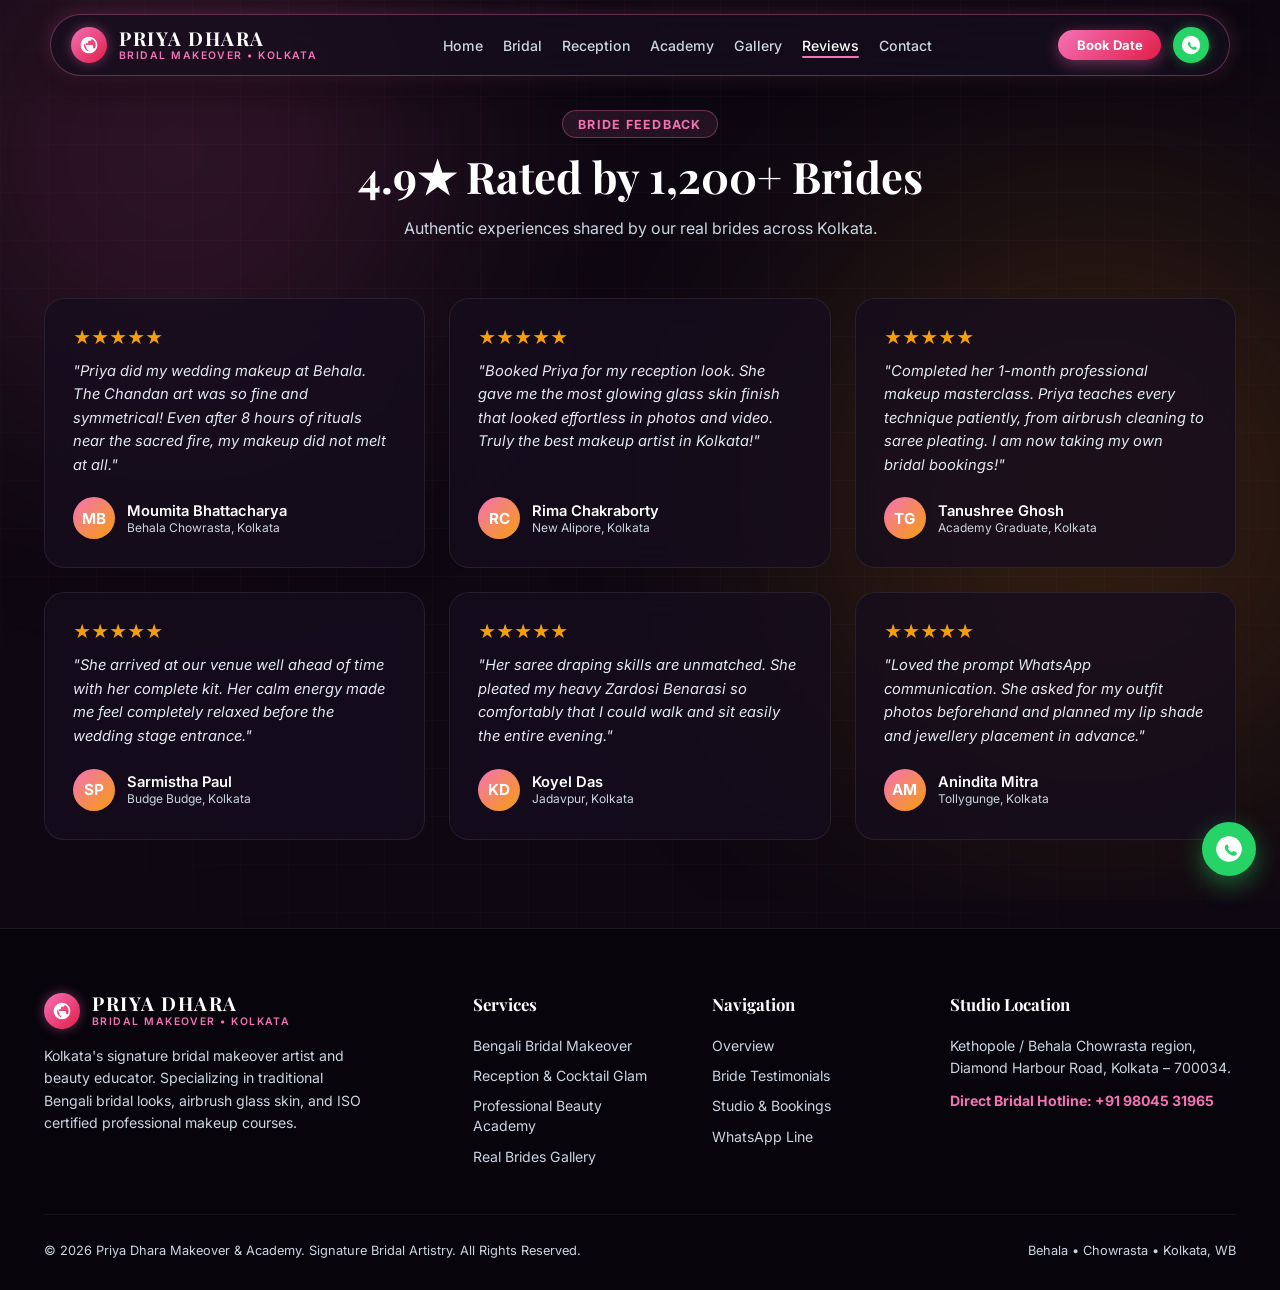
<file: reviews.html>
<!DOCTYPE html>
<html lang="en">
<head>
  <meta charset="UTF-8">
  <meta name="viewport" content="width=device-width, initial-scale=1.0">
  <title>Bride Reviews &amp; Testimonials — Priya Dhara Kolkata</title>
  <meta name="description" content="Read authentic reviews from Kolkata brides who chose Priya Dhara Makeover for their wedding and reception looks.">
  <link rel="icon" type="image/svg+xml" href="assets/images/favicon.svg">
  <link rel="stylesheet" href="assets/css/style.css">
  <link href="https://fonts.googleapis.com/css2?family=Playfair+Display:ital,wght@0,600;0,700;0,800;1,600&family=Inter:wght@300;400;500;600;700&display=swap" rel="stylesheet">
</head>
<body>
  <div class="ambient-glow-wrapper">
    <div class="ambient-orb orb-1"></div>
    <div class="ambient-orb orb-2"></div>
  </div>
  <div class="tech-grid-overlay"></div>

  <!-- TheDivine Floating Pill Navbar -->
  <header class="the-divine-nav">
    <a href="index.html" class="brand-wrapper">
      <div class="brand-emblem">
        <svg viewBox="0 0 24 24"><path d="M12 2C6.48 2 2 6.48 2 12s4.48 10 10 10 10-4.48 10-10S17.52 2 12 2zm1 17.93c-3.95-.49-7-3.85-7-7.93 0-.62.08-1.21.21-1.79L9 15v1c0 1.1.9 2 2 2v1.93zm6.9-2.54c-.26-.81-1-1.39-1.9-1.39h-1v-3c0-.55-.45-1-1-1H8v-2h2c.55 0 1-.45 1-1V7h2c1.1 0 2-.9 2-2v-.41c2.93 1.19 5 4.06 5 7.41 0 2.08-.8 3.97-2.1 5.39z"/></svg>
      </div>
      <div class="brand-text">
        <span class="brand-name">PRIYA DHARA</span>
        <span class="brand-sub">BRIDAL MAKEOVER &bull; KOLKATA</span>
      </div>
    </a>

    <ul class="nav-links">
      <li><a href="index.html">Home</a></li>
        <li><a href="bridal.html">Bridal</a></li>
        <li><a href="reception.html">Reception</a></li>
        <li><a href="academy.html">Academy</a></li>
        <li><a href="gallery.html">Gallery</a></li>
        <li><a href="reviews.html" class="active">Reviews</a></li>
        <li><a href="contact.html">Contact</a></li>
        
    </ul>

    <div class="nav-cta-wrapper">
      <a href="https://wa.me/919804531965?text=Hello%20Priya%20Dhara%20Studio!%20I%20would%20like%20to%20inquire%20about%20bridal%20makeup%20booking." class="btn-cta-pill">
        Book Date
      </a>
      <a href="https://wa.me/919804531965" class="btn-nav-wa" aria-label="Chat on WhatsApp">
        <svg class="wa-icon-dual" viewBox="0 0 24 24" width="20" height="20">
          <circle cx="12" cy="12" r="11" fill="#FFFFFF"/>
          <path d="M17.5 14.4c-.2-.1-1.3-.6-1.5-.7-.2-.1-.4-.1-.5.1-.2.2-.6.7-.8.9-.1.1-.3.2-.5.1-.2-.1-.9-.3-1.8-1.1-.7-.6-1.1-1.3-1.3-1.6-.1-.2 0-.4.1-.5.1-.1.2-.3.3-.4.1-.1.1-.2.2-.3.1-.1 0-.3 0-.4-.1-.1-.5-1.3-.7-1.8-.2-.5-.4-.4-.5-.4h-.5c-.2 0-.5.1-.7.3-.2.3-.9.9-.9 2.1 0 1.2.9 2.4 1 2.6.1.1 1.8 2.7 4.3 3.8.6.3 1.1.4 1.4.5.6.2 1.2.2 1.7.1.5-.1 1.5-.6 1.7-1.2.2-.6.2-1.1.1-1.2-.1-.1-.2-.2-.4-.3z" fill="#25D366"/>
        </svg>
      </a>
      <button class="hamburger-btn" id="hamburgerBtn" aria-label="Toggle Navigation">
        <svg width="22" height="22" viewBox="0 0 24 24" fill="none" stroke="currentColor" stroke-width="2"><path d="M3 12h18M3 6h18M3 18h18"/></svg>
      </button>
    </div>
  </header>

  <!-- Mobile Drawer -->
  <div class="mobile-nav-drawer" id="mobileDrawer">
    <ul class="mobile-drawer-links">
      <li><a href="index.html">Home</a></li>
        <li><a href="bridal.html">Bridal</a></li>
        <li><a href="reception.html">Reception</a></li>
        <li><a href="academy.html">Academy</a></li>
        <li><a href="gallery.html">Gallery</a></li>
        <li><a href="reviews.html" class="active">Reviews</a></li>
        <li><a href="contact.html">Contact</a></li>
        
    </ul>
    <a href="https://wa.me/919804531965?text=Hello%20Priya%20Dhara!%20I%20would%20like%20to%20check%20wedding%20dates." class="btn-hero-primary" style="margin-top: 1rem;">
      <svg class="wa-icon-dual" viewBox="0 0 24 24">
        <circle cx="12" cy="12" r="11" fill="#FFFFFF"/>
        <path d="M17.5 14.4c-.2-.1-1.3-.6-1.5-.7-.2-.1-.4-.1-.5.1-.2.2-.6.7-.8.9-.1.1-.3.2-.5.1-.2-.1-.9-.3-1.8-1.1-.7-.6-1.1-1.3-1.3-1.6-.1-.2 0-.4.1-.5.1-.1.2-.3.3-.4.1-.1.1-.2.2-.3.1-.1 0-.3 0-.4-.1-.1-.5-1.3-.7-1.8-.2-.5-.4-.4-.5-.4h-.5c-.2 0-.5.1-.7.3-.2.3-.9.9-.9 2.1 0 1.2.9 2.4 1 2.6.1.1 1.8 2.7 4.3 3.8.6.3 1.1.4 1.4.5.6.2 1.2.2 1.7.1.5-.1 1.5-.6 1.7-1.2.2-.6.2-1.1.1-1.2-.1-.1-.2-.2-.4-.3z" fill="#25D366"/>
      </svg>
      <span>Instant WhatsApp Date Check</span>
    </a>
  </div>

  <section class="section" style="padding-top: 110px;">
    <div class="container">
      <div class="section-header">
        <span class="section-pill">Bride Feedback</span>
        <h1 class="section-title">4.9★ Rated by 1,200+ Brides</h1>
        <p class="section-desc">Authentic experiences shared by our real brides across Kolkata.</p>
      </div>

      <div class="reviews-grid">
        <div class="review-card">
          <div>
            <div class="review-stars">&#9733;&#9733;&#9733;&#9733;&#9733;</div>
            <p class="review-quote">"Priya did my wedding makeup at Behala. The Chandan art was so fine and symmetrical! Even after 8 hours of rituals near the sacred fire, my makeup did not melt at all."</p>
          </div>
          <div class="reviewer-meta">
            <div class="reviewer-avatar">MB</div>
            <div>
              <div class="reviewer-name">Moumita Bhattacharya</div>
              <div class="reviewer-loc">Behala Chowrasta, Kolkata</div>
            </div>
          </div>
        </div>

        <div class="review-card">
          <div>
            <div class="review-stars">&#9733;&#9733;&#9733;&#9733;&#9733;</div>
            <p class="review-quote">"Booked Priya for my reception look. She gave me the most glowing glass skin finish that looked effortless in photos and video. Truly the best makeup artist in Kolkata!"</p>
          </div>
          <div class="reviewer-meta">
            <div class="reviewer-avatar">RC</div>
            <div>
              <div class="reviewer-name">Rima Chakraborty</div>
              <div class="reviewer-loc">New Alipore, Kolkata</div>
            </div>
          </div>
        </div>

        <div class="review-card">
          <div>
            <div class="review-stars">&#9733;&#9733;&#9733;&#9733;&#9733;</div>
            <p class="review-quote">"Completed her 1-month professional makeup masterclass. Priya teaches every technique patiently, from airbrush cleaning to saree pleating. I am now taking my own bridal bookings!"</p>
          </div>
          <div class="reviewer-meta">
            <div class="reviewer-avatar">TG</div>
            <div>
              <div class="reviewer-name">Tanushree Ghosh</div>
              <div class="reviewer-loc">Academy Graduate, Kolkata</div>
            </div>
          </div>
        </div>

        <div class="review-card">
          <div>
            <div class="review-stars">&#9733;&#9733;&#9733;&#9733;&#9733;</div>
            <p class="review-quote">"She arrived at our venue well ahead of time with her complete kit. Her calm energy made me feel completely relaxed before the wedding stage entrance."</p>
          </div>
          <div class="reviewer-meta">
            <div class="reviewer-avatar">SP</div>
            <div>
              <div class="reviewer-name">Sarmistha Paul</div>
              <div class="reviewer-loc">Budge Budge, Kolkata</div>
            </div>
          </div>
        </div>

        <div class="review-card">
          <div>
            <div class="review-stars">&#9733;&#9733;&#9733;&#9733;&#9733;</div>
            <p class="review-quote">"Her saree draping skills are unmatched. She pleated my heavy Zardosi Benarasi so comfortably that I could walk and sit easily the entire evening."</p>
          </div>
          <div class="reviewer-meta">
            <div class="reviewer-avatar">KD</div>
            <div>
              <div class="reviewer-name">Koyel Das</div>
              <div class="reviewer-loc">Jadavpur, Kolkata</div>
            </div>
          </div>
        </div>

        <div class="review-card">
          <div>
            <div class="review-stars">&#9733;&#9733;&#9733;&#9733;&#9733;</div>
            <p class="review-quote">"Loved the prompt WhatsApp communication. She asked for my outfit photos beforehand and planned my lip shade and jewellery placement in advance."</p>
          </div>
          <div class="reviewer-meta">
            <div class="reviewer-avatar">AM</div>
            <div>
              <div class="reviewer-name">Anindita Mitra</div>
              <div class="reviewer-loc">Tollygunge, Kolkata</div>
            </div>
          </div>
        </div>
      </div>
    </div>
  </section>

  <!-- Footer -->
  <footer class="site-footer">
    <div class="container">
      <div class="footer-grid">
        <div class="footer-brand">
          <div class="brand-wrapper">
            <div class="brand-emblem">
              <svg viewBox="0 0 24 24"><path d="M12 2C6.48 2 2 6.48 2 12s4.48 10 10 10 10-4.48 10-10S17.52 2 12 2zm1 17.93c-3.95-.49-7-3.85-7-7.93 0-.62.08-1.21.21-1.79L9 15v1c0 1.1.9 2 2 2v1.93zm6.9-2.54c-.26-.81-1-1.39-1.9-1.39h-1v-3c0-.55-.45-1-1-1H8v-2h2c.55 0 1-.45 1-1V7h2c1.1 0 2-.9 2-2v-.41c2.93 1.19 5 4.06 5 7.41 0 2.08-.8 3.97-2.1 5.39z"/></svg>
            </div>
            <div class="brand-text">
              <span class="brand-name">PRIYA DHARA</span>
              <span class="brand-sub">BRIDAL MAKEOVER &bull; KOLKATA</span>
            </div>
          </div>
          <p>Kolkata's signature bridal makeover artist and beauty educator. Specializing in traditional Bengali bridal looks, airbrush glass skin, and ISO certified professional makeup courses.</p>
        </div>
        <div>
          <h4 class="footer-heading">Services</h4>
          <ul class="footer-links">
            <li><a href="bridal.html">Bengali Bridal Makeover</a></li>
            <li><a href="reception.html">Reception &amp; Cocktail Glam</a></li>
            <li><a href="academy.html">Professional Beauty Academy</a></li>
            <li><a href="gallery.html">Real Brides Gallery</a></li>
          </ul>
        </div>
        <div>
          <h4 class="footer-heading">Navigation</h4>
          <ul class="footer-links">
            <li><a href="index.html">Overview</a></li>
            <li><a href="reviews.html">Bride Testimonials</a></li>
            <li><a href="contact.html">Studio &amp; Bookings</a></li>
            <li><a href="https://wa.me/919804531965">WhatsApp Line</a></li>
          </ul>
        </div>
        <div>
          <h4 class="footer-heading">Studio Location</h4>
          <p style="color: var(--text-muted); font-size: 0.88rem; line-height: 1.6; margin-bottom: 0.75rem;">
            Kethopole / Behala Chowrasta region, Diamond Harbour Road, Kolkata &ndash; 700034.
          </p>
          <p style="color: var(--rose-gold); font-size: 0.88rem; font-weight: 700;">
            Direct Bridal Hotline: +91 98045 31965
          </p>
        </div>
      </div>
      <div class="footer-bottom">
        <div>&copy; 2026 Priya Dhara Makeover &amp; Academy. Signature Bridal Artistry. All Rights Reserved.</div>
        <div>Behala &bull; Chowrasta &bull; Kolkata, WB</div>
      </div>
    </div>
  </footer>

  <!-- Floating WhatsApp Action Pill -->
  <a href="https://wa.me/919804531965?text=Hello%20Priya%20Dhara!%20I%20would%20like%20to%20inquire%20about%20bridal%20makeup." class="floating-wa-btn" aria-label="WhatsApp Priya Dhara">
    <svg class="wa-icon-dual" viewBox="0 0 24 24" width="28" height="28">
      <circle cx="12" cy="12" r="11" fill="#FFFFFF"/>
      <path d="M17.5 14.4c-.2-.1-1.3-.6-1.5-.7-.2-.1-.4-.1-.5.1-.2.2-.6.7-.8.9-.1.1-.3.2-.5.1-.2-.1-.9-.3-1.8-1.1-.7-.6-1.1-1.3-1.3-1.6-.1-.2 0-.4.1-.5.1-.1.2-.3.3-.4.1-.1.1-.2.2-.3.1-.1 0-.3 0-.4-.1-.1-.5-1.3-.7-1.8-.2-.5-.4-.4-.5-.4h-.5c-.2 0-.5.1-.7.3-.2.3-.9.9-.9 2.1 0 1.2.9 2.4 1 2.6.1.1 1.8 2.7 4.3 3.8.6.3 1.1.4 1.4.5.6.2 1.2.2 1.7.1.5-.1 1.5-.6 1.7-1.2.2-.6.2-1.1.1-1.2-.1-.1-.2-.2-.4-.3z" fill="#25D366"/>
    </svg>
  </a>
  <script src="assets/js/main.js"></script>
</body>
</html>
</file>
<file: assets/css/style.css>
/* ==========================================================================
   PRIYA DHARA — BRIDAL MAKEOVER & ACADEMY
   Luxury Bridal Aesthetics & High-Fashion Makeover Design System
   Behala / Kethopole, Kolkata
   ========================================================================== */

:root {
  --bg-main: #0D0812;
  --bg-card: rgba(22, 14, 30, 0.78);
  --bg-card-hover: rgba(34, 20, 48, 0.92);
  --border-subtle: rgba(255, 255, 255, 0.08);
  --border-rose: rgba(244, 114, 182, 0.35);
  --text-main: #FDF2F8;
  --text-muted: #CBD5E1;
  --rose-gold: #F472B6;
  --blush-accent: #FB7185;
  --gold-glow: #F59E0B;
  --brand-glow: rgba(244, 114, 182, 0.22);
  --wa-green: #25D366;
  --font-serif: 'Playfair Display', Georgia, serif;
  --font-sans: 'Inter', -apple-system, BlinkMacSystemFont, 'Segoe UI', Roboto, sans-serif;
  --transition-smooth: all 0.35s cubic-bezier(0.16, 1, 0.3, 1);
}

*, *::before, *::after {
  box-sizing: border-box;
  margin: 0;
  padding: 0;
}

html {
  font-family: var(--font-sans);
  background-color: var(--bg-main);
  color: var(--text-main);
  scroll-behavior: smooth;
  -webkit-font-smoothing: antialiased;
  overflow-x: hidden;
}

body {
  overflow-x: hidden;
  background-color: var(--bg-main);
  position: relative;
  min-height: 100vh;
}

/* Ambient Bridal Glow Orbs */
.ambient-glow-wrapper {
  position: fixed;
  inset: 0;
  overflow: hidden;
  pointer-events: none;
  z-index: 0;
}

.ambient-orb {
  position: absolute;
  border-radius: 50%;
  filter: blur(130px);
  opacity: 0.18;
  animation: floatOrb 22s infinite ease-in-out alternate;
}

.orb-1 {
  width: 550px;
  height: 550px;
  background: radial-gradient(circle, #F472B6, #831843);
  top: -120px;
  left: -100px;
}

.orb-2 {
  width: 650px;
  height: 650px;
  background: radial-gradient(circle, #F59E0B, #78350F);
  bottom: 8%;
  right: -140px;
  animation-duration: 26s;
}

.orb-3 {
  width: 480px;
  height: 480px;
  background: radial-gradient(circle, #E11D48, #4C0519);
  top: 48%;
  left: 25%;
  animation-duration: 19s;
}

@keyframes floatOrb {
  0% { transform: translate(0, 0) scale(1); }
  50% { transform: translate(50px, 35px) scale(1.06); }
  100% { transform: translate(-35px, 60px) scale(0.96); }
}

/* Luxury Tech & Pattern Overlay */
.tech-grid-overlay {
  position: absolute;
  inset: 0;
  background-image: 
    linear-gradient(to right, rgba(244, 114, 182, 0.03) 1px, transparent 1px),
    linear-gradient(to bottom, rgba(244, 114, 182, 0.03) 1px, transparent 1px);
  background-size: 48px 48px;
  mask-image: radial-gradient(circle at 50% 30%, black 45%, transparent 85%);
  pointer-events: none;
  z-index: 0;
}

.container {
  width: 100%;
  max-width: 1240px;
  margin: 0 auto;
  padding: 0 1.5rem;
  position: relative;
  z-index: 1;
}

/* ==========================================================================
   TheDivine Floating Pill Navbar
   ========================================================================== */
.the-divine-nav {
  position: fixed;
  top: 14px;
  left: 50%;
  transform: translateX(-50%);
  width: calc(100% - 2.5rem);
  max-width: 1180px;
  height: 62px;
  background: rgba(22, 14, 30, 0.75);
  backdrop-filter: blur(24px);
  -webkit-backdrop-filter: blur(24px);
  border: 1px solid var(--border-rose);
  border-radius: 100px;
  display: flex;
  align-items: center;
  justify-content: space-between;
  padding: 0 1.25rem;
  z-index: 1000;
  box-shadow: 0 12px 36px rgba(0, 0, 0, 0.45), 0 0 20px var(--brand-glow);
  transition: var(--transition-smooth);
}

.brand-wrapper {
  display: flex;
  align-items: center;
  gap: 0.75rem;
  text-decoration: none;
}

.brand-emblem {
  width: 36px;
  height: 36px;
  border-radius: 50%;
  background: linear-gradient(135deg, #F472B6, #E11D48);
  display: flex;
  align-items: center;
  justify-content: center;
  box-shadow: 0 0 12px rgba(244, 114, 182, 0.4);
}

.brand-emblem svg {
  width: 20px;
  height: 20px;
  fill: #FFFFFF;
}

.brand-text {
  display: flex;
  flex-direction: column;
}

.brand-name {
  font-family: var(--font-serif);
  font-size: 1.2rem;
  font-weight: 700;
  letter-spacing: 0.08em;
  color: #FFFFFF;
  line-height: 1.1;
}

.brand-sub {
  font-size: 0.65rem;
  font-weight: 600;
  letter-spacing: 0.14em;
  color: var(--rose-gold);
  text-transform: uppercase;
}

.nav-links {
  display: flex;
  align-items: center;
  gap: 1.25rem;
  list-style: none;
}

.nav-links li a {
  text-decoration: none;
  font-size: 0.88rem;
  font-weight: 500;
  color: var(--text-muted);
  white-space: nowrap !important;
  flex-shrink: 0 !important;
  transition: var(--transition-smooth);
  position: relative;
  padding: 0.25rem 0;
}

.nav-links li a:hover,
.nav-links li a.active {
  color: #FFFFFF;
}

.nav-links li a::after {
  content: '';
  position: absolute;
  bottom: 0;
  left: 0;
  width: 0;
  height: 2px;
  background: var(--rose-gold);
  border-radius: 2px;
  transition: width 0.3s ease;
}

.nav-links li a:hover::after,
.nav-links li a.active::after {
  width: 100%;
}

.nav-cta-wrapper {
  display: flex;
  align-items: center;
  gap: 0.75rem;
}

.btn-cta-pill {
  display: inline-flex;
  align-items: center;
  gap: 0.5rem;
  padding: 0.45rem 1.15rem;
  background: linear-gradient(135deg, #F472B6, #E11D48);
  color: #FFFFFF !important;
  font-weight: 700;
  font-size: 0.82rem;
  border-radius: 100px;
  text-decoration: none;
  box-shadow: 0 4px 16px rgba(244, 114, 182, 0.4);
  transition: var(--transition-smooth);
  white-space: nowrap !important;
  flex-shrink: 0 !important;
}

.btn-cta-pill:hover {
  transform: translateY(-2px);
  box-shadow: 0 6px 20px rgba(244, 114, 182, 0.6);
}

.btn-nav-wa {
  display: inline-flex;
  align-items: center;
  justify-content: center;
  width: 36px;
  height: 36px;
  border-radius: 50%;
  background: #25D366;
  text-decoration: none;
  box-shadow: 0 0 12px rgba(37, 211, 102, 0.4);
  transition: var(--transition-smooth);
  flex-shrink: 0;
}

.btn-nav-wa:hover {
  transform: scale(1.1);
}

.hamburger-btn {
  display: none;
  width: 40px;
  height: 40px;
  border-radius: 50%;
  background: rgba(255, 255, 255, 0.05);
  border: 1px solid var(--border-subtle);
  color: #FFFFFF;
  align-items: center;
  justify-content: center;
  cursor: pointer;
  flex-shrink: 0;
}

/* Mobile Drawer */
.mobile-nav-drawer {
  position: fixed;
  top: 80px;
  left: 1rem;
  right: 1rem;
  max-height: calc(100dvh - 100px);
  background: rgba(13, 8, 18, 0.98);
  backdrop-filter: blur(28px);
  -webkit-backdrop-filter: blur(28px);
  border: 1px solid var(--border-rose);
  border-radius: 24px;
  padding: 1.75rem 1.25rem;
  z-index: 999;
  display: flex;
  flex-direction: column;
  gap: 1.25rem;
  opacity: 0;
  pointer-events: none;
  transform: translateY(-12px);
  transition: var(--transition-smooth);
  box-shadow: 0 20px 48px rgba(0, 0, 0, 0.7);
  overflow-y: auto;
}

.mobile-nav-drawer.open {
  opacity: 1;
  pointer-events: auto;
  transform: translateY(0);
}

.mobile-drawer-links {
  list-style: none;
  display: flex;
  flex-direction: column;
  gap: 0.85rem;
}

.mobile-drawer-links a {
  display: block;
  font-family: var(--font-serif);
  font-size: 1.25rem;
  font-weight: 600;
  color: var(--text-main);
  text-decoration: none;
  padding: 0.6rem 0.5rem;
  border-bottom: 1px solid var(--border-subtle);
}

/* ==========================================================================
   Hero Section with 16:9 Video & Telemetry Zone
   ========================================================================== */
.hero-section {
  position: relative;
  min-height: 100vh;
  display: flex;
  align-items: center;
  padding-top: 80px;
  padding-bottom: 3.5rem;
  overflow: hidden;
}

.hero-video-container {
  position: absolute;
  inset: 0;
  z-index: 0;
  overflow: hidden;
}

.hero-video {
  width: 100%;
  height: 100%;
  object-fit: cover;
  filter: brightness(0.42) contrast(1.1);
  transform: scale(1.02);
}

.hero-gradient-overlay {
  position: absolute;
  inset: 0;
  background: linear-gradient(
    to bottom,
    rgba(13, 8, 18, 0.75) 0%,
    rgba(13, 8, 18, 0.45) 45%,
    rgba(13, 8, 18, 0.85) 85%,
    var(--bg-main) 100%
  );
  z-index: 1;
}

.hero-content {
  position: relative;
  z-index: 2;
  max-width: 920px;
  margin: 0 auto;
  text-align: center;
  display: flex;
  flex-direction: column;
  align-items: center;
  gap: 1.15rem;
}

.hero-badge {
  display: inline-flex;
  align-items: center;
  gap: 0.6rem;
  padding: 0.4rem 1rem;
  background: rgba(22, 14, 30, 0.85);
  backdrop-filter: blur(12px);
  border: 1px solid var(--border-rose);
  border-radius: 100px;
  font-size: 0.8rem;
  font-weight: 700;
  color: var(--rose-gold);
  letter-spacing: 0.06em;
  box-shadow: 0 4px 14px rgba(0, 0, 0, 0.35);
}

.live-beacon {
  width: 8px;
  height: 8px;
  background-color: var(--rose-gold);
  border-radius: 50%;
  position: relative;
}

.live-beacon::after {
  content: '';
  position: absolute;
  inset: -3px;
  border-radius: 50%;
  border: 2px solid var(--rose-gold);
  animation: beaconPulse 2s infinite ease-out;
}

@keyframes beaconPulse {
  0% { transform: scale(0.9); opacity: 1; }
  100% { transform: scale(2.4); opacity: 0; }
}

.hero-title {
  font-family: var(--font-serif);
  font-size: clamp(2.3rem, 5.3vw, 4.3rem);
  font-weight: 700;
  line-height: 1.15;
  color: #FFFFFF;
  letter-spacing: -0.01em;
}

.hero-title .gradient-text {
  background: linear-gradient(135deg, #FFFFFF 15%, #F472B6 65%, #FB7185 100%);
  -webkit-background-clip: text;
  -webkit-text-fill-color: transparent;
}

.hero-typewriter-container {
  font-family: var(--font-serif);
  font-size: clamp(1.2rem, 2.5vw, 1.85rem);
  font-weight: 600;
  color: var(--rose-gold);
  min-height: 2.2rem;
  display: flex;
  align-items: center;
  justify-content: center;
}

.hero-lead {
  font-size: clamp(0.95rem, 1.6vw, 1.15rem);
  color: var(--text-muted);
  max-width: 680px;
  line-height: 1.6;
}

.hero-cta-group {
  display: flex;
  align-items: center;
  justify-content: center;
  gap: 1rem;
  margin-top: 0.75rem;
  width: 100%;
}

/* Official WhatsApp High-Contrast Standard */
.btn-hero-primary {
  display: inline-flex;
  align-items: center;
  justify-content: center;
  gap: 0.65rem;
  background: var(--wa-green);
  color: #FFFFFF;
  font-weight: 700;
  font-size: 0.95rem;
  padding: 0.85rem 1.75rem;
  border-radius: 100px;
  text-decoration: none;
  box-shadow: 0 8px 24px rgba(37, 211, 102, 0.4);
  transition: var(--transition-smooth);
  min-height: 48px;
  line-height: 1.35;
}

.btn-hero-primary svg.wa-icon-dual {
  width: 22px;
  height: 22px;
  flex-shrink: 0;
}

.btn-hero-primary:hover {
  transform: translateY(-2px);
  box-shadow: 0 12px 30px rgba(37, 211, 102, 0.55);
}

.btn-hero-secondary {
  display: inline-flex;
  align-items: center;
  justify-content: center;
  gap: 0.5rem;
  background: rgba(255, 255, 255, 0.08);
  backdrop-filter: blur(12px);
  border: 1px solid var(--border-rose);
  color: #FFFFFF;
  font-weight: 600;
  font-size: 0.95rem;
  padding: 0.85rem 1.65rem;
  border-radius: 100px;
  text-decoration: none;
  transition: var(--transition-smooth);
  min-height: 48px;
  line-height: 1.35;
}

.btn-hero-secondary:hover {
  background: rgba(244, 114, 182, 0.15);
  border-color: var(--rose-gold);
  transform: translateY(-2px);
}

.video-control-pill {
  position: absolute;
  bottom: 24px;
  right: 24px;
  z-index: 10;
  display: flex;
  align-items: center;
  gap: 0.5rem;
  background: rgba(22, 14, 30, 0.75);
  backdrop-filter: blur(12px);
  border: 1px solid var(--border-subtle);
  border-radius: 100px;
  padding: 6px 14px;
  font-size: 0.75rem;
  color: var(--text-muted);
}

.video-control-btn {
  background: none;
  border: none;
  color: #FFFFFF;
  cursor: pointer;
  display: flex;
  align-items: center;
  justify-content: center;
  width: 28px;
  height: 28px;
}

/* Telemetry Stats Grid — Verified Above Fold */
.hero-telemetry-grid {
  display: grid;
  grid-template-columns: repeat(4, 1fr);
  gap: 1rem;
  width: 100%;
  max-width: 900px;
  margin-top: 1.5rem;
}

.hero-stat-card {
  background: rgba(22, 14, 30, 0.65);
  backdrop-filter: blur(16px);
  border: 1px solid var(--border-subtle);
  border-radius: 16px;
  padding: 0.95rem 0.85rem;
  text-align: center;
  transition: var(--transition-smooth);
}

.hero-stat-card:hover {
  border-color: var(--border-rose);
  transform: translateY(-2px);
}

.stat-number {
  font-family: var(--font-serif);
  font-size: 1.9rem;
  font-weight: 700;
  color: var(--rose-gold);
  line-height: 1;
  display: flex;
  align-items: center;
  justify-content: center;
  gap: 2px;
}

.stat-label {
  font-size: 0.75rem;
  font-weight: 600;
  color: var(--text-muted);
  margin-top: 0.35rem;
  text-transform: uppercase;
  letter-spacing: 0.06em;
}

/* ==========================================================================
   Sections & Bento Grids
   ========================================================================== */
.section {
  padding: 5.5rem 0;
  position: relative;
  z-index: 1;
}

.section-alt {
  padding: 5.5rem 0;
  position: relative;
  z-index: 1;
  background: rgba(22, 14, 30, 0.45);
  border-top: 1px solid var(--border-subtle);
  border-bottom: 1px solid var(--border-subtle);
}

.section-header {
  text-align: center;
  max-width: 720px;
  margin: 0 auto 3.5rem auto;
}

.section-pill {
  display: inline-block;
  padding: 0.35rem 0.95rem;
  border-radius: 100px;
  background: rgba(244, 114, 182, 0.1);
  border: 1px solid var(--border-rose);
  color: var(--rose-gold);
  font-size: 0.78rem;
  font-weight: 700;
  letter-spacing: 0.1em;
  text-transform: uppercase;
  margin-bottom: 0.75rem;
}

.section-title {
  font-family: var(--font-serif);
  font-size: clamp(2rem, 3.4vw, 2.85rem);
  font-weight: 700;
  color: #FFFFFF;
  line-height: 1.2;
}

.section-desc {
  font-size: 1rem;
  color: var(--text-muted);
  line-height: 1.6;
  margin-top: 0.85rem;
}

/* Interactive Estimator */
.estimator-card {
  background: var(--bg-card);
  backdrop-filter: blur(20px);
  border: 1px solid var(--border-rose);
  border-radius: 24px;
  padding: 2.25rem;
  box-shadow: 0 16px 48px rgba(0, 0, 0, 0.45);
  max-width: 900px;
  margin: 0 auto;
}

.estimator-grid {
  display: grid;
  grid-template-columns: repeat(2, 1fr);
  gap: 1.5rem;
}

.estimator-group label {
  display: block;
  font-size: 0.85rem;
  font-weight: 700;
  color: var(--text-muted);
  margin-bottom: 0.5rem;
  text-transform: uppercase;
  letter-spacing: 0.06em;
}

.estimator-select {
  width: 100%;
  background: rgba(13, 8, 18, 0.9);
  border: 1px solid var(--border-subtle);
  border-radius: 12px;
  padding: 0.85rem 1rem;
  color: #FFFFFF;
  font-size: 0.95rem;
  font-weight: 500;
  outline: none;
  transition: var(--transition-smooth);
}

.estimator-select:focus {
  border-color: var(--rose-gold);
}

.estimator-output-panel {
  grid-column: 1 / -1;
  background: rgba(22, 14, 30, 0.85);
  border: 1px solid var(--border-subtle);
  border-radius: 16px;
  padding: 1.5rem;
  display: flex;
  align-items: center;
  justify-content: space-between;
  margin-top: 1rem;
}

/* Before / After Slider */
.ba-slider-container {
  position: relative;
  width: 100%;
  max-width: 820px;
  height: 480px;
  margin: 0 auto;
  border-radius: 20px;
  overflow: hidden;
  box-shadow: 0 20px 48px rgba(0, 0, 0, 0.5);
  border: 1px solid var(--border-rose);
}

.ba-image {
  position: absolute;
  inset: 0;
  width: 100%;
  height: 100%;
  object-fit: cover;
}

.ba-overlay {
  position: absolute;
  inset: 0;
  width: 50%;
  height: 100%;
  overflow: hidden;
  border-right: 3px solid var(--rose-gold);
}

.ba-overlay img {
  position: absolute;
  top: 0;
  left: 0;
  width: 820px;
  max-width: none;
  height: 480px;
  object-fit: cover;
}

.ba-range {
  position: absolute;
  inset: 0;
  width: 100%;
  height: 100%;
  opacity: 0;
  cursor: ew-resize;
  z-index: 10;
}

.ba-badge {
  position: absolute;
  bottom: 20px;
  padding: 6px 14px;
  background: rgba(13, 8, 18, 0.85);
  backdrop-filter: blur(10px);
  border-radius: 100px;
  font-size: 0.78rem;
  font-weight: 700;
  color: #FFFFFF;
  border: 1px solid var(--border-subtle);
  z-index: 5;
}

.ba-badge-before { left: 20px; }
.ba-badge-after { right: 20px; color: var(--rose-gold); border-color: var(--rose-gold); }

/* Bento Grid */
.bento-grid {
  display: grid;
  grid-template-columns: repeat(3, 1fr);
  gap: 1.5rem;
}

.bento-card {
  background: var(--bg-card);
  backdrop-filter: blur(16px);
  border: 1px solid var(--border-subtle);
  border-radius: 20px;
  overflow: hidden;
  transition: var(--transition-smooth);
  display: flex;
  flex-direction: column;
}

.bento-card:hover {
  transform: translateY(-4px);
  border-color: var(--border-rose);
  box-shadow: 0 16px 36px rgba(0, 0, 0, 0.4), 0 0 20px var(--brand-glow);
}

.card-media {
  position: relative;
  width: 100%;
  height: 240px;
  overflow: hidden;
}

.card-media img {
  width: 100%;
  height: 100%;
  object-fit: cover;
  transition: transform 0.6s cubic-bezier(0.16, 1, 0.3, 1);
}

.bento-card:hover .card-media img {
  transform: scale(1.06);
}

.card-tag {
  position: absolute;
  top: 14px;
  left: 14px;
  background: rgba(13, 8, 18, 0.85);
  backdrop-filter: blur(8px);
  border: 1px solid var(--border-rose);
  border-radius: 100px;
  padding: 4px 10px;
  font-size: 0.72rem;
  font-weight: 700;
  color: var(--rose-gold);
  text-transform: uppercase;
}

.card-body {
  padding: 1.5rem;
  display: flex;
  flex-direction: column;
  flex-grow: 1;
}

.card-title {
  font-family: var(--font-serif);
  font-size: 1.35rem;
  font-weight: 700;
  color: #FFFFFF;
  margin-bottom: 0.5rem;
}

.card-text {
  font-size: 0.9rem;
  color: var(--text-muted);
  line-height: 1.55;
  margin-bottom: 1.25rem;
  flex-grow: 1;
}

.btn-card-inquire {
  display: inline-flex;
  align-items: center;
  justify-content: center;
  gap: 0.5rem;
  width: 100%;
  padding: 0.75rem 1rem;
  background: rgba(255, 255, 255, 0.05);
  border: 1px solid var(--border-subtle);
  border-radius: 12px;
  color: #FFFFFF;
  font-size: 0.88rem;
  font-weight: 600;
  text-decoration: none;
  transition: var(--transition-smooth);
}

.btn-card-inquire:hover {
  background: var(--wa-green);
  border-color: var(--wa-green);
  color: #FFFFFF;
}

/* Reviews Grid */
.reviews-grid {
  display: grid;
  grid-template-columns: repeat(3, 1fr);
  gap: 1.5rem;
}

.review-card {
  background: var(--bg-card);
  backdrop-filter: blur(16px);
  border: 1px solid var(--border-subtle);
  border-radius: 20px;
  padding: 1.75rem;
  display: flex;
  flex-direction: column;
  justify-content: space-between;
}

.review-stars {
  color: #F59E0B;
  font-size: 1.1rem;
  margin-bottom: 0.75rem;
}

.review-quote {
  font-size: 0.92rem;
  color: #E2E8F0;
  line-height: 1.6;
  font-style: italic;
  margin-bottom: 1.25rem;
}

.reviewer-meta {
  display: flex;
  align-items: center;
  gap: 0.75rem;
}

.reviewer-avatar {
  width: 42px;
  height: 42px;
  border-radius: 50%;
  background: linear-gradient(135deg, #F472B6, #F59E0B);
  display: flex;
  align-items: center;
  justify-content: center;
  font-weight: 700;
  font-size: 0.95rem;
  color: #FFFFFF;
}

.reviewer-name {
  font-weight: 600;
  font-size: 0.92rem;
  color: #FFFFFF;
}

.reviewer-loc {
  font-size: 0.75rem;
  color: var(--text-muted);
}

/* Footer & Floating WhatsApp */
.site-footer {
  background: #08040C;
  border-top: 1px solid var(--border-subtle);
  padding: 4rem 0 2rem 0;
  position: relative;
  z-index: 1;
}

.footer-grid {
  display: grid;
  grid-template-columns: 2fr 1fr 1fr 1.5fr;
  gap: 3rem;
  margin-bottom: 3rem;
}

.footer-brand p {
  color: var(--text-muted);
  font-size: 0.88rem;
  line-height: 1.6;
  margin-top: 1rem;
  max-width: 320px;
}

.footer-heading {
  font-family: var(--font-serif);
  font-size: 1.05rem;
  font-weight: 700;
  color: #FFFFFF;
  margin-bottom: 1.25rem;
}

.footer-links {
  list-style: none;
  display: flex;
  flex-direction: column;
  gap: 0.65rem;
}

.footer-links a {
  text-decoration: none;
  color: var(--text-muted);
  font-size: 0.88rem;
  transition: var(--transition-smooth);
}

.footer-links a:hover {
  color: var(--rose-gold);
}

.footer-bottom {
  border-top: 1px solid rgba(255, 255, 255, 0.05);
  padding-top: 1.75rem;
  display: flex;
  align-items: center;
  justify-content: space-between;
  color: var(--text-muted);
  font-size: 0.8rem;
}

.floating-wa-btn {
  position: fixed;
  bottom: 24px;
  right: 24px;
  width: 54px;
  height: 54px;
  border-radius: 50%;
  background: var(--wa-green);
  display: flex;
  align-items: center;
  justify-content: center;
  box-shadow: 0 8px 24px rgba(37, 211, 102, 0.45);
  z-index: 990;
  text-decoration: none;
  transition: var(--transition-smooth);
}

.floating-wa-btn:hover {
  transform: scale(1.1);
  box-shadow: 0 12px 32px rgba(37, 211, 102, 0.6);
}

/* ==========================================================================
   MOBILE RESPONSIVENESS & STRICT BOUNDARY GUARANTEE (<=768px)
   ========================================================================== */
@media (max-width: 768px) {
  html, body {
    overflow-x: hidden !important;
    width: 100% !important;
  }

  .the-divine-nav {
    top: 10px;
    height: 54px;
    padding: 0 0.85rem;
    width: calc(100% - 1.25rem);
  }

  .nav-links,
  .brand-sub,
  .btn-cta-pill,
  .nav-cta-wrapper .social-circle-icons {
    display: none !important;
  }

  .hamburger-btn {
    display: flex !important;
  }

  .hero-section {
    padding-top: 68px !important;
    padding-bottom: 2rem !important;
    min-height: auto !important;
  }

  .hero-content {
    gap: 0.65rem !important;
  }

  .hero-badge {
    font-size: 0.72rem !important;
    padding: 0.3rem 0.75rem !important;
  }

  .hero-title {
    font-size: 1.65rem !important;
    line-height: 1.2 !important;
  }

  .hero-typewriter-container {
    font-size: 1.15rem !important;
    min-height: 1.7rem !important;
  }

  .hero-lead {
    font-size: 0.85rem !important;
    line-height: 1.45 !important;
  }

  .hero-cta-group {
    flex-direction: column !important;
    gap: 0.65rem !important;
  }

  .btn-hero-primary,
  .btn-hero-secondary,
  .btn-card-inquire,
  .btn-cta-pill {
    width: 100% !important;
    height: auto !important;
    min-height: 46px !important;
    line-height: 1.35 !important;
    padding: 10px 16px !important;
    white-space: normal !important;
    max-width: 100% !important;
    word-break: break-word !important;
    text-align: center !important;
    overflow: hidden !important;
    position: relative !important;
  }

  /* Compact 2x2 Telemetry Grid (Guarantees Visible Above 844px Fold) */
  .hero-telemetry-grid {
    grid-template-columns: repeat(2, 1fr) !important;
    gap: 0.65rem !important;
    margin-top: 0.85rem !important;
  }

  .hero-stat-card {
    padding: 0.65rem 0.5rem !important;
  }

  .stat-number {
    font-size: 1.35rem !important;
  }

  .stat-label {
    font-size: 0.68rem !important;
  }

  .section,
  .section-alt {
    padding: 2.75rem 0.85rem !important;
  }

  .bento-grid,
  .reviews-grid,
  .estimator-grid,
  .footer-grid {
    grid-template-columns: 1fr !important;
    gap: 1.25rem !important;
  }

  .estimator-card {
    padding: 1.25rem !important;
  }

  .estimator-output-panel {
    flex-direction: column !important;
    gap: 1rem !important;
    text-align: center !important;
  }

  .ba-slider-container {
    height: 320px !important;
  }

  .ba-overlay img {
    height: 320px !important;
  }

  .video-control-pill {
    display: none !important;
  }

  .footer-bottom {
    flex-direction: column !important;
    gap: 0.75rem !important;
    text-align: center !important;
  }
}
</file>
